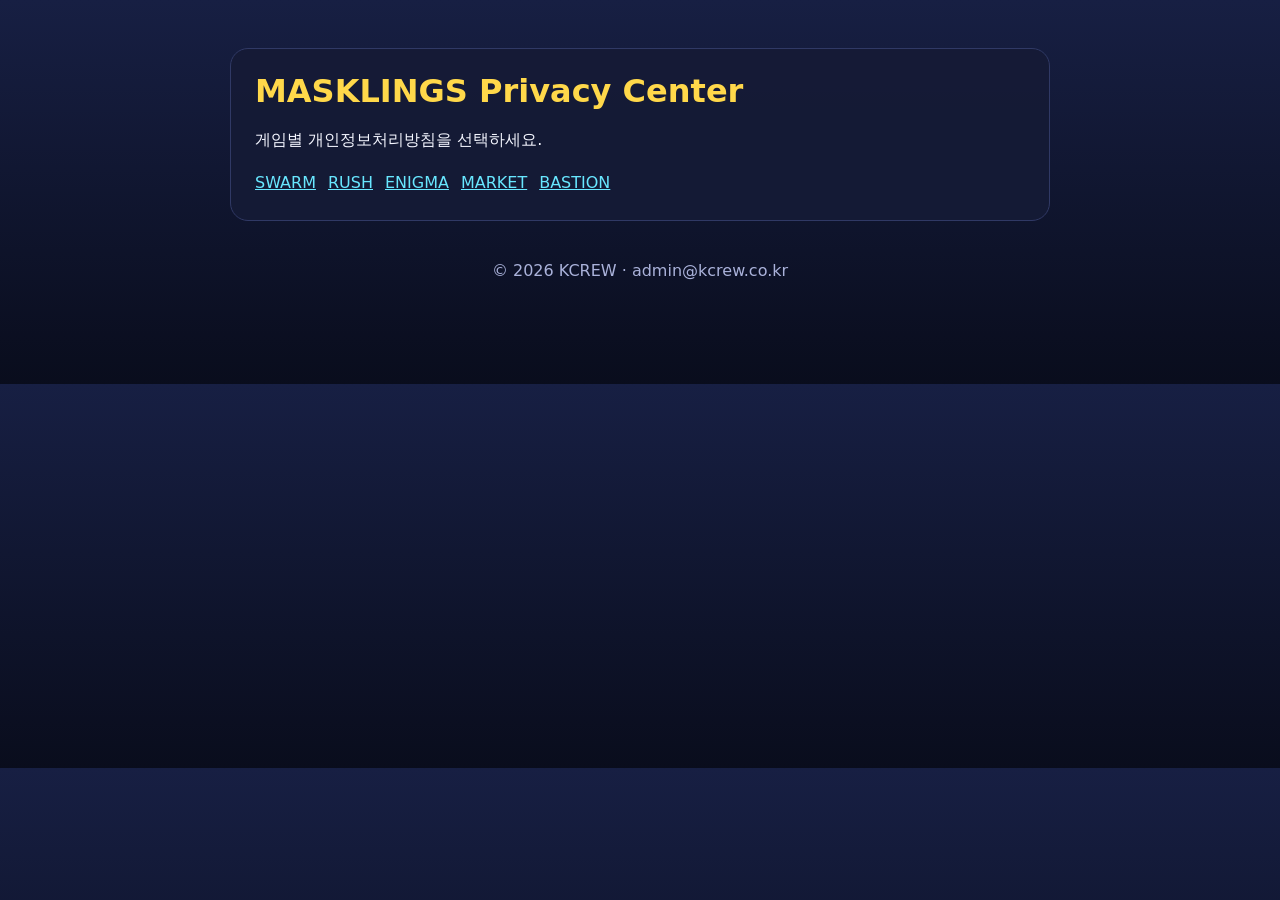
<file: index.html>
<!doctype html><html lang="ko"><head><meta charset="utf-8"><meta name="viewport" content="width=device-width,initial-scale=1"><title>MASKLINGS Privacy Center</title><link rel="stylesheet" href="/site.css"></head><body><main><header><h1>MASKLINGS Privacy Center</h1><p>게임별 개인정보처리방침을 선택하세요.</p><nav><a href="/swarm/">SWARM</a><a href="/rush/">RUSH</a><a href="/enigma/">ENIGMA</a><a href="/market/">MARKET</a><a href="/bastion/">BASTION</a></nav></header><footer>© 2026 KCREW · admin@kcrew.co.kr</footer></main></body></html>
</file>
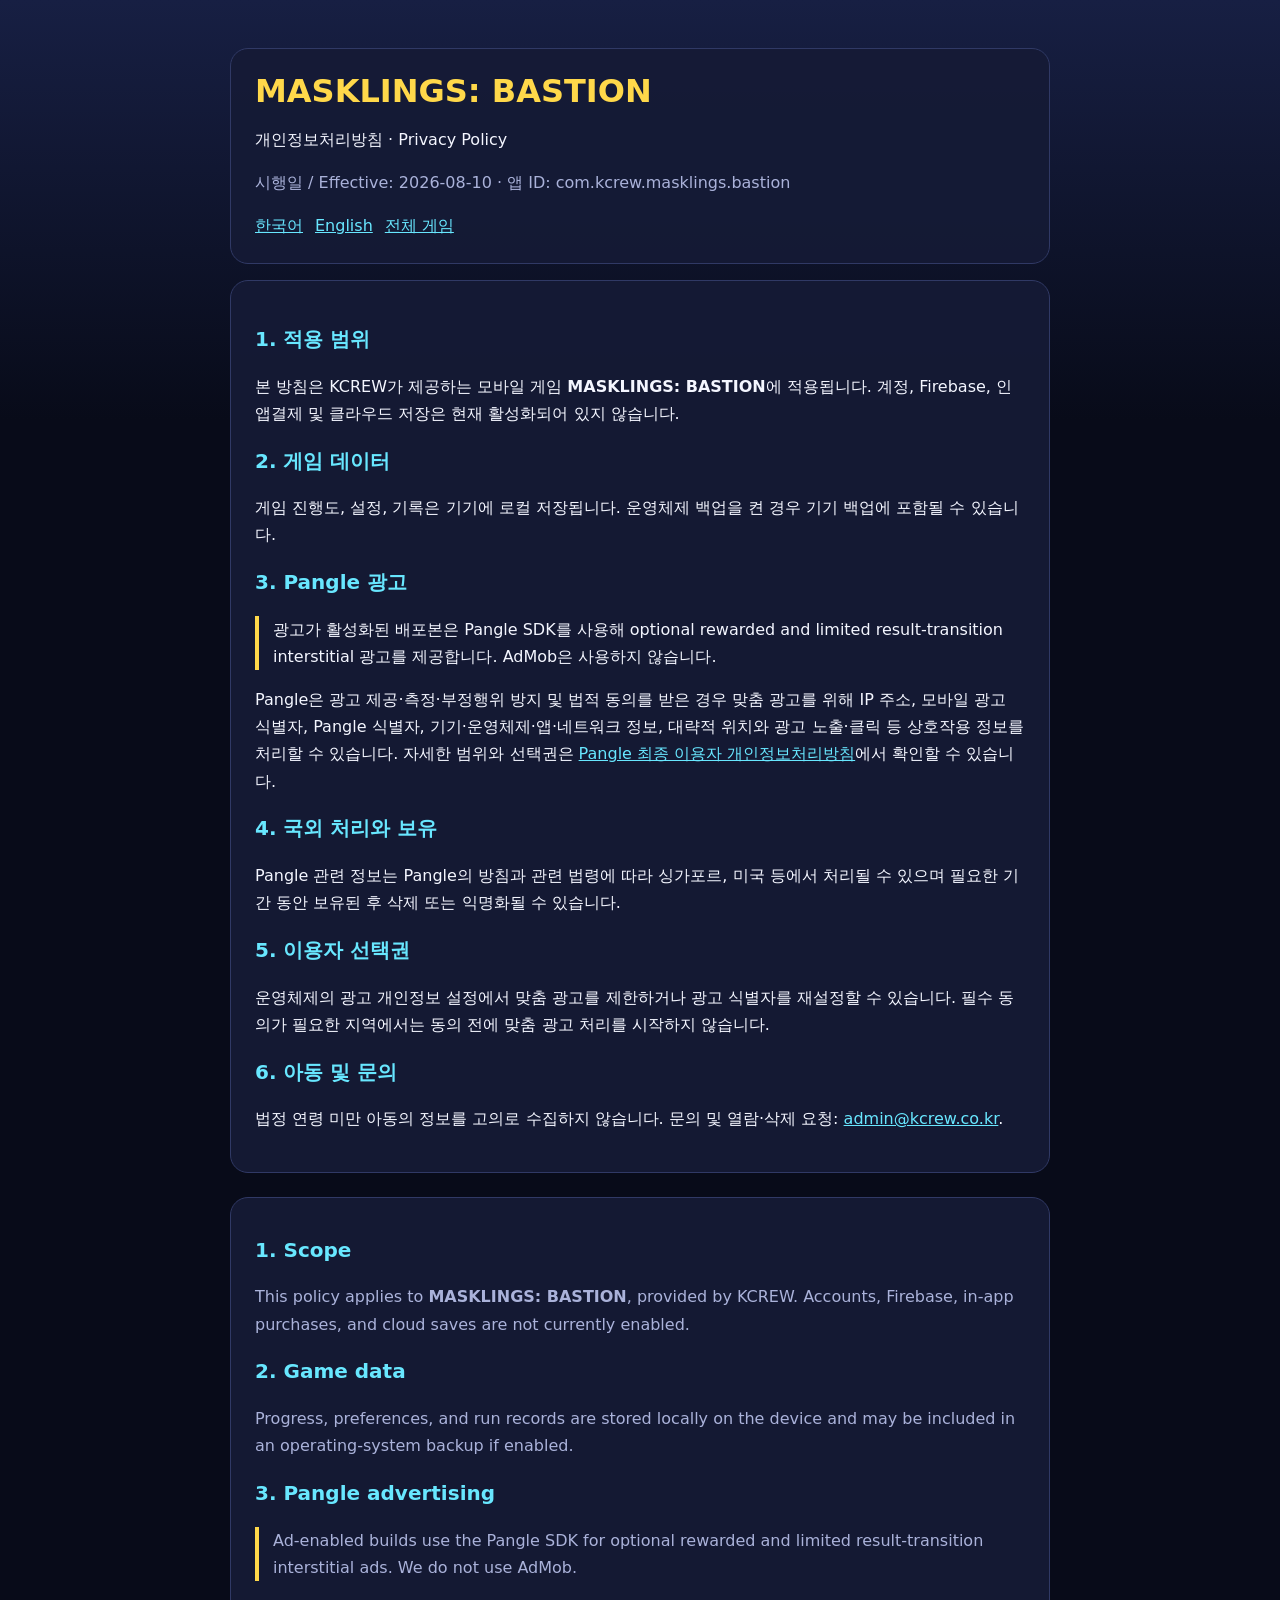
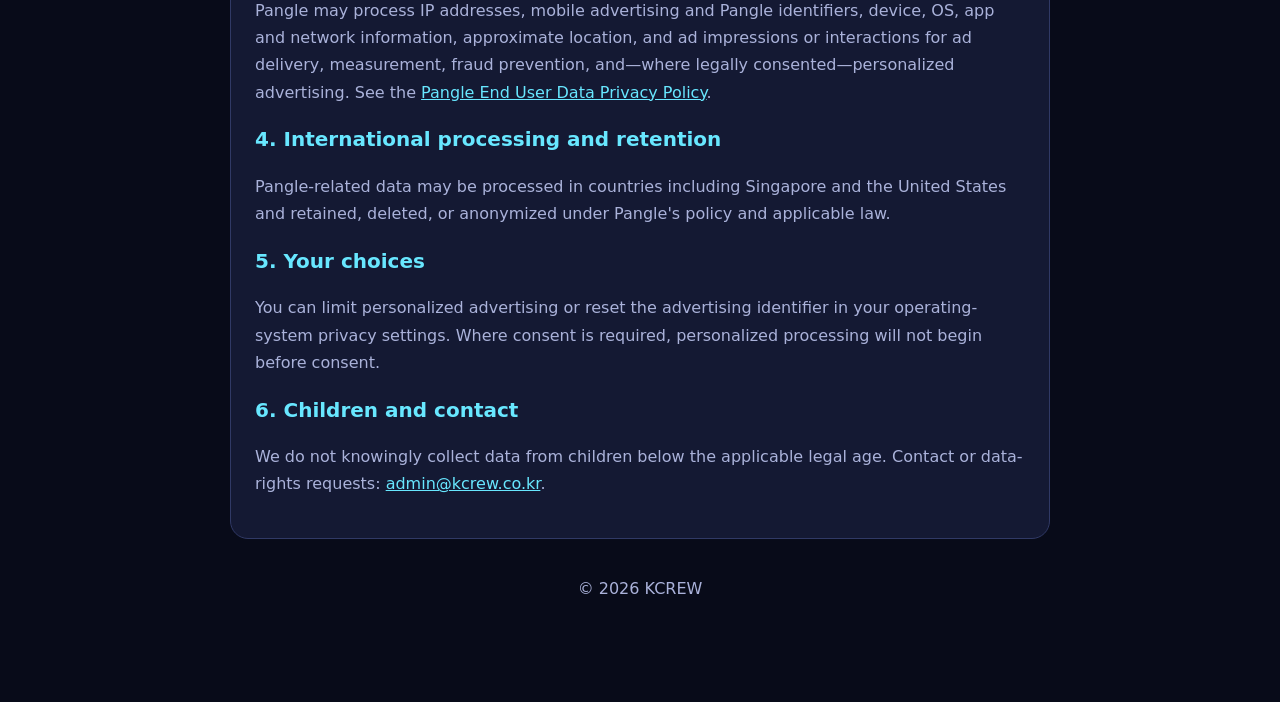
<file: bastion/index.html>
<!doctype html><html lang="ko"><head><meta charset="utf-8"><meta name="viewport" content="width=device-width,initial-scale=1"><title>MASKLINGS: BASTION Privacy Policy</title><link rel="stylesheet" href="/site.css"></head><body><main><header><h1>MASKLINGS: BASTION</h1><p>개인정보처리방침 · Privacy Policy</p><p class="meta">시행일 / Effective: 2026-08-10 · 앱 ID: com.kcrew.masklings.bastion</p><nav><a href="#ko">한국어</a><a href="#en">English</a><a href="/">전체 게임</a></nav></header><section id="ko"><h2>1. 적용 범위</h2><p>본 방침은 KCREW가 제공하는 모바일 게임 <strong>MASKLINGS: BASTION</strong>에 적용됩니다. 계정, Firebase, 인앱결제 및 클라우드 저장은 현재 활성화되어 있지 않습니다.</p><h2>2. 게임 데이터</h2><p>게임 진행도, 설정, 기록은 기기에 로컬 저장됩니다. 운영체제 백업을 켠 경우 기기 백업에 포함될 수 있습니다.</p><h2>3. Pangle 광고</h2><p class="notice">광고가 활성화된 배포본은 Pangle SDK를 사용해 optional rewarded and limited result-transition interstitial 광고를 제공합니다. AdMob은 사용하지 않습니다.</p><p>Pangle은 광고 제공·측정·부정행위 방지 및 법적 동의를 받은 경우 맞춤 광고를 위해 IP 주소, 모바일 광고 식별자, Pangle 식별자, 기기·운영체제·앱·네트워크 정보, 대략적 위치와 광고 노출·클릭 등 상호작용 정보를 처리할 수 있습니다. 자세한 범위와 선택권은 <a href="https://www.pangleglobal.com/en/privacy/enduser-en">Pangle 최종 이용자 개인정보처리방침</a>에서 확인할 수 있습니다.</p><h2>4. 국외 처리와 보유</h2><p>Pangle 관련 정보는 Pangle의 방침과 관련 법령에 따라 싱가포르, 미국 등에서 처리될 수 있으며 필요한 기간 동안 보유된 후 삭제 또는 익명화될 수 있습니다.</p><h2>5. 이용자 선택권</h2><p>운영체제의 광고 개인정보 설정에서 맞춤 광고를 제한하거나 광고 식별자를 재설정할 수 있습니다. 필수 동의가 필요한 지역에서는 동의 전에 맞춤 광고 처리를 시작하지 않습니다.</p><h2>6. 아동 및 문의</h2><p>법정 연령 미만 아동의 정보를 고의로 수집하지 않습니다. 문의 및 열람·삭제 요청: <a href="mailto:admin@kcrew.co.kr">admin@kcrew.co.kr</a>.</p></section><section id="en" class="en"><h2>1. Scope</h2><p>This policy applies to <strong>MASKLINGS: BASTION</strong>, provided by KCREW. Accounts, Firebase, in-app purchases, and cloud saves are not currently enabled.</p><h2>2. Game data</h2><p>Progress, preferences, and run records are stored locally on the device and may be included in an operating-system backup if enabled.</p><h2>3. Pangle advertising</h2><p class="notice">Ad-enabled builds use the Pangle SDK for optional rewarded and limited result-transition interstitial ads. We do not use AdMob.</p><p>Pangle may process IP addresses, mobile advertising and Pangle identifiers, device, OS, app and network information, approximate location, and ad impressions or interactions for ad delivery, measurement, fraud prevention, and—where legally consented—personalized advertising. See the <a href="https://www.pangleglobal.com/en/privacy/enduser-en">Pangle End User Data Privacy Policy</a>.</p><h2>4. International processing and retention</h2><p>Pangle-related data may be processed in countries including Singapore and the United States and retained, deleted, or anonymized under Pangle's policy and applicable law.</p><h2>5. Your choices</h2><p>You can limit personalized advertising or reset the advertising identifier in your operating-system privacy settings. Where consent is required, personalized processing will not begin before consent.</p><h2>6. Children and contact</h2><p>We do not knowingly collect data from children below the applicable legal age. Contact or data-rights requests: <a href="mailto:admin@kcrew.co.kr">admin@kcrew.co.kr</a>.</p></section><footer>© 2026 KCREW</footer></main></body></html>
</file>
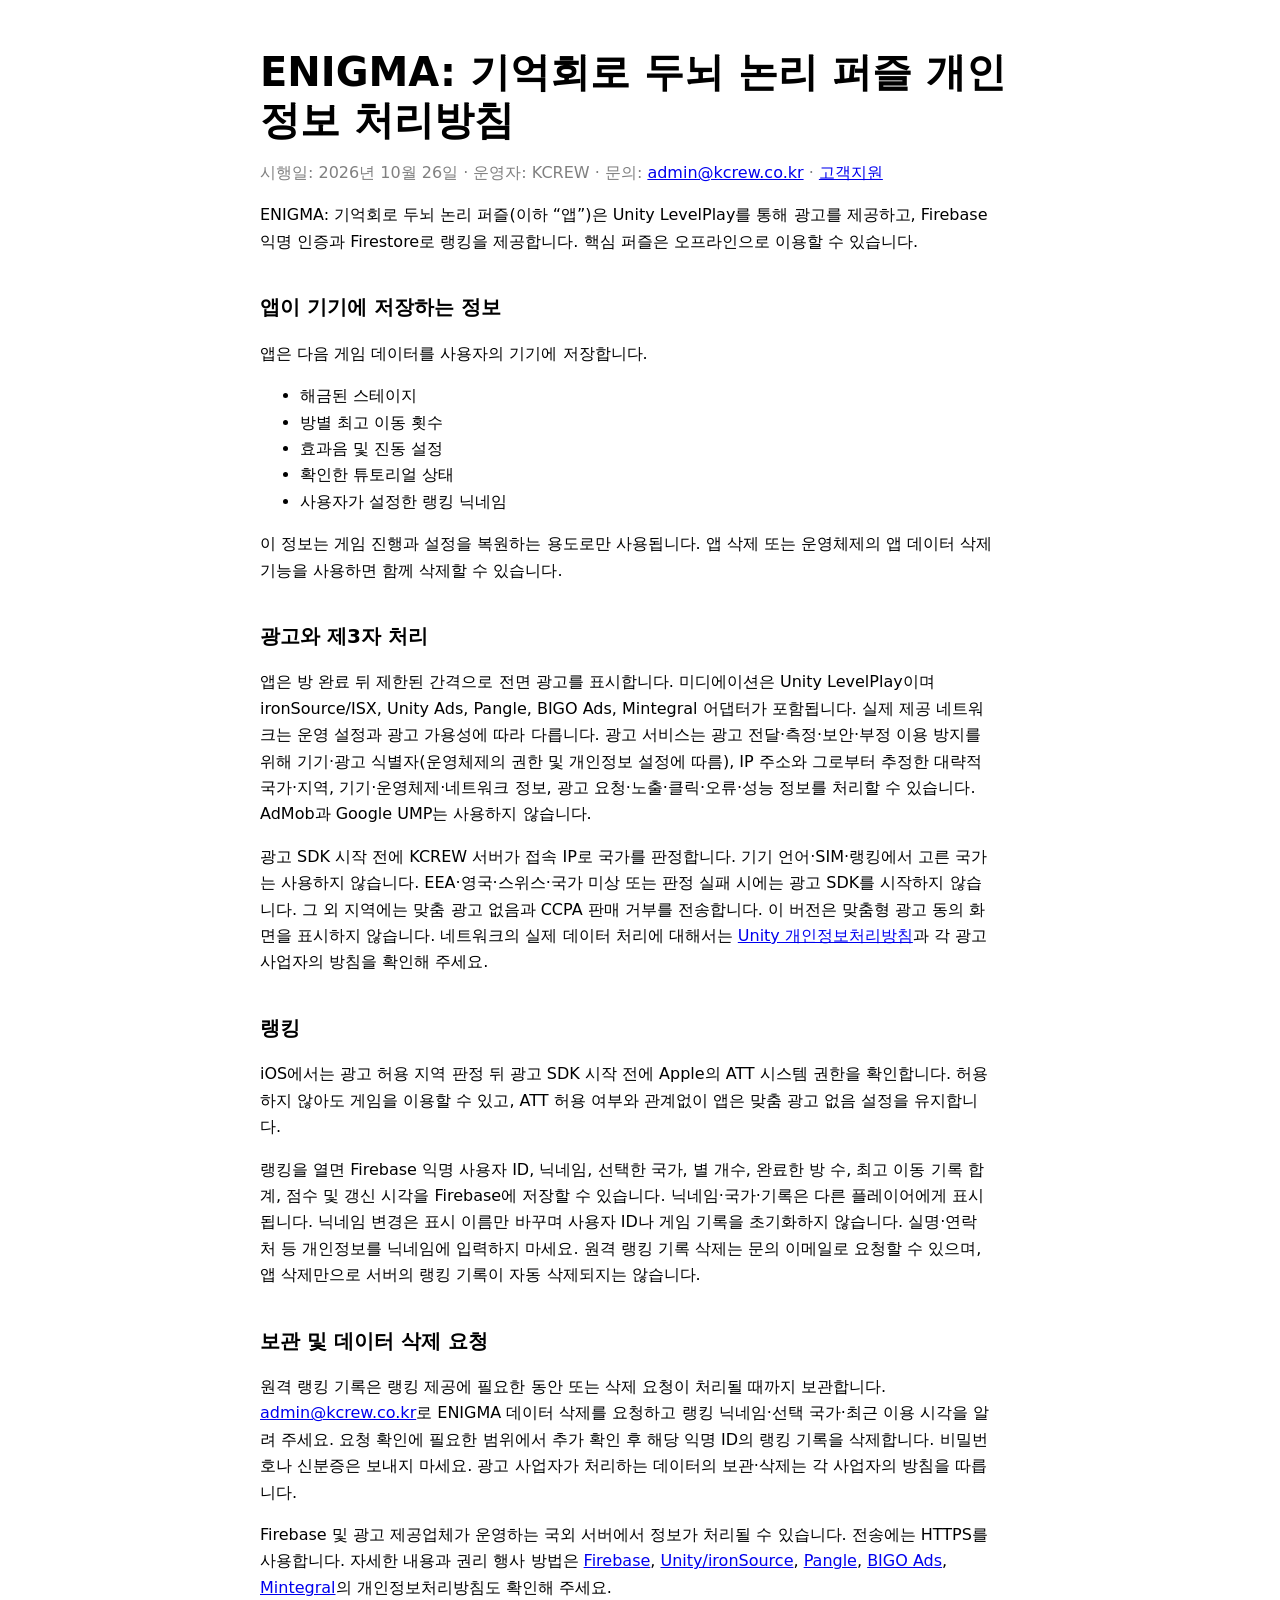
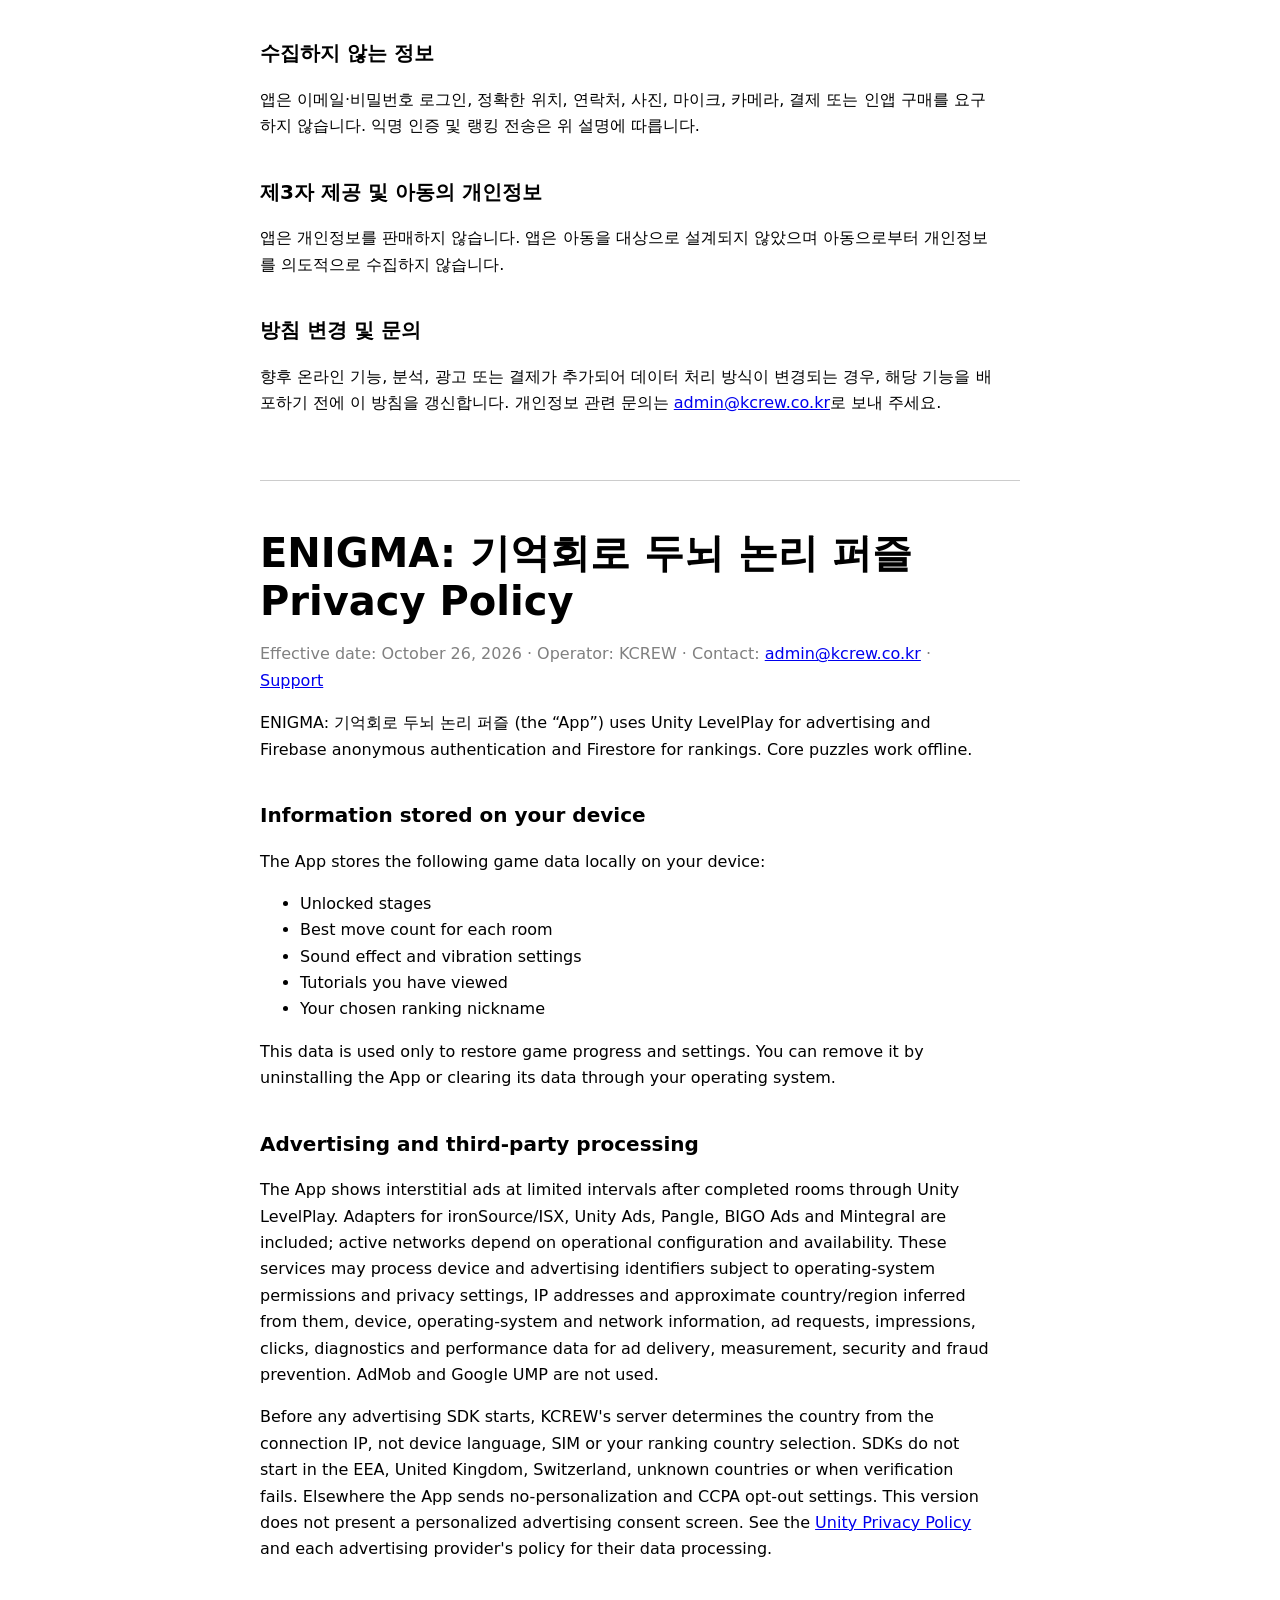
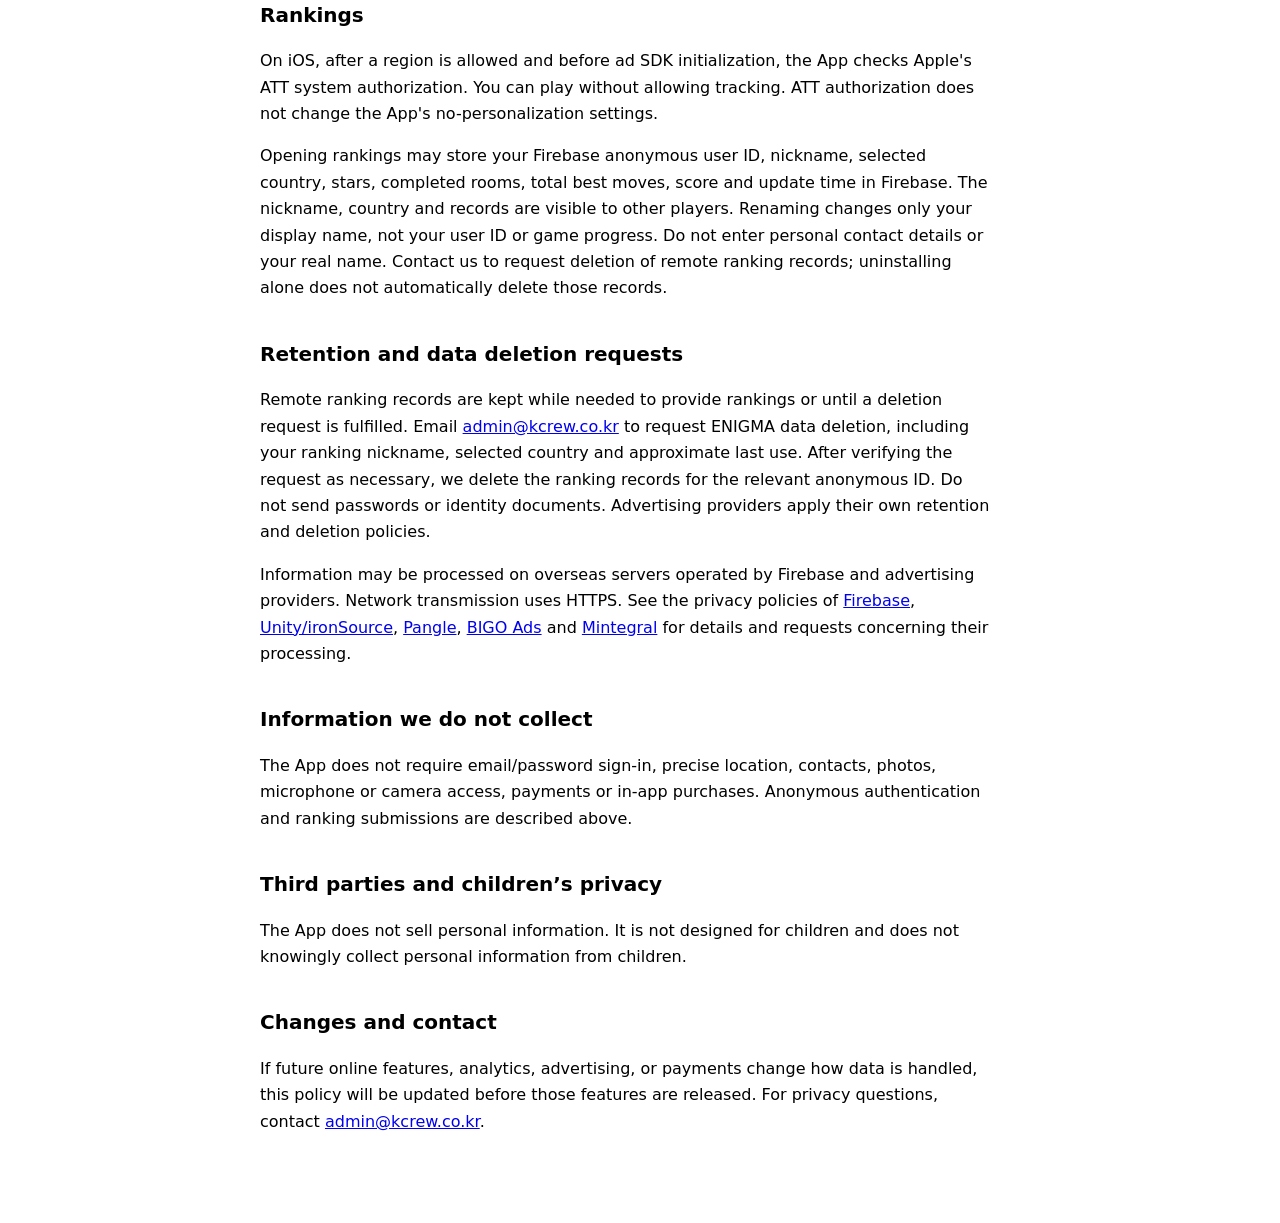
<file: enigma/index.html>
<!doctype html>
<html lang="ko">
<head>
  <meta charset="utf-8">
  <meta name="viewport" content="width=device-width, initial-scale=1">
  <meta name="color-scheme" content="light dark">
  <title>ENIGMA: 기억회로 두뇌 논리 퍼즐 개인정보 처리방침 / Privacy Policy</title>
  <style>
    :root {
      color-scheme: light dark;
      font-family: system-ui, -apple-system, BlinkMacSystemFont, "Segoe UI", sans-serif;
      line-height: 1.65;
    }
    body { margin: 0; background: Canvas; color: CanvasText; }
    main { width: min(760px, calc(100% - 40px)); margin: 0 auto; padding: 48px 0 72px; }
    h1 { margin: 0 0 8px; font-size: clamp(1.75rem, 5vw, 2.5rem); line-height: 1.2; }
    h2 { margin-top: 36px; font-size: 1.25rem; }
    p, li { max-width: 72ch; }
    .meta { color: GrayText; }
    .language { margin-top: 64px; padding-top: 48px; border-top: 1px solid color-mix(in srgb, CanvasText 20%, transparent); }
    a { color: LinkText; }
  </style>
</head>
<body>
  <main>
    <section lang="ko" aria-labelledby="title-ko">
      <h1 id="title-ko">ENIGMA: 기억회로 두뇌 논리 퍼즐 개인정보 처리방침</h1>
      <p class="meta">시행일: 2026년 10월 26일 · 운영자: KCREW · 문의: <a href="mailto:admin@kcrew.co.kr">admin@kcrew.co.kr</a> · <a href="https://privacy.maskling.com/enigma/support/">고객지원</a></p>
      <p>ENIGMA: 기억회로 두뇌 논리 퍼즐(이하 “앱”)은 Unity LevelPlay를 통해 광고를 제공하고, Firebase 익명 인증과 Firestore로 랭킹을 제공합니다. 핵심 퍼즐은 오프라인으로 이용할 수 있습니다.</p>

      <h2>앱이 기기에 저장하는 정보</h2>
      <p>앱은 다음 게임 데이터를 사용자의 기기에 저장합니다.</p>
      <ul>
        <li>해금된 스테이지</li>
        <li>방별 최고 이동 횟수</li>
        <li>효과음 및 진동 설정</li>
        <li>확인한 튜토리얼 상태</li>
        <li>사용자가 설정한 랭킹 닉네임</li>
      </ul>
      <p>이 정보는 게임 진행과 설정을 복원하는 용도로만 사용됩니다. 앱 삭제 또는 운영체제의 앱 데이터 삭제 기능을 사용하면 함께 삭제할 수 있습니다.</p>

      <h2>광고와 제3자 처리</h2>
      <p>앱은 방 완료 뒤 제한된 간격으로 전면 광고를 표시합니다. 미디에이션은 Unity LevelPlay이며 ironSource/ISX, Unity Ads, Pangle, BIGO Ads, Mintegral 어댑터가 포함됩니다. 실제 제공 네트워크는 운영 설정과 광고 가용성에 따라 다릅니다. 광고 서비스는 광고 전달·측정·보안·부정 이용 방지를 위해 기기·광고 식별자(운영체제의 권한 및 개인정보 설정에 따름), IP 주소와 그로부터 추정한 대략적 국가·지역, 기기·운영체제·네트워크 정보, 광고 요청·노출·클릭·오류·성능 정보를 처리할 수 있습니다. AdMob과 Google UMP는 사용하지 않습니다.</p>
      <p>광고 SDK 시작 전에 KCREW 서버가 접속 IP로 국가를 판정합니다. 기기 언어·SIM·랭킹에서 고른 국가는 사용하지 않습니다. EEA·영국·스위스·국가 미상 또는 판정 실패 시에는 광고 SDK를 시작하지 않습니다. 그 외 지역에는 맞춤 광고 없음과 CCPA 판매 거부를 전송합니다. 이 버전은 맞춤형 광고 동의 화면을 표시하지 않습니다. 네트워크의 실제 데이터 처리에 대해서는 <a href="https://unity.com/legal/privacy-policy">Unity 개인정보처리방침</a>과 각 광고 사업자의 방침을 확인해 주세요.</p>

      <h2>랭킹</h2>
      <p>iOS에서는 광고 허용 지역 판정 뒤 광고 SDK 시작 전에 Apple의 ATT 시스템 권한을 확인합니다. 허용하지 않아도 게임을 이용할 수 있고, ATT 허용 여부와 관계없이 앱은 맞춤 광고 없음 설정을 유지합니다.</p>
      <p>랭킹을 열면 Firebase 익명 사용자 ID, 닉네임, 선택한 국가, 별 개수, 완료한 방 수, 최고 이동 기록 합계, 점수 및 갱신 시각을 Firebase에 저장할 수 있습니다. 닉네임·국가·기록은 다른 플레이어에게 표시됩니다. 닉네임 변경은 표시 이름만 바꾸며 사용자 ID나 게임 기록을 초기화하지 않습니다. 실명·연락처 등 개인정보를 닉네임에 입력하지 마세요. 원격 랭킹 기록 삭제는 문의 이메일로 요청할 수 있으며, 앱 삭제만으로 서버의 랭킹 기록이 자동 삭제되지는 않습니다.</p>
      <h2 id="delete-data">보관 및 데이터 삭제 요청</h2>
      <p>원격 랭킹 기록은 랭킹 제공에 필요한 동안 또는 삭제 요청이 처리될 때까지 보관합니다. <a href="mailto:admin@kcrew.co.kr?subject=ENIGMA%20data%20deletion">admin@kcrew.co.kr</a>로 ENIGMA 데이터 삭제를 요청하고 랭킹 닉네임·선택 국가·최근 이용 시각을 알려 주세요. 요청 확인에 필요한 범위에서 추가 확인 후 해당 익명 ID의 랭킹 기록을 삭제합니다. 비밀번호나 신분증은 보내지 마세요. 광고 사업자가 처리하는 데이터의 보관·삭제는 각 사업자의 방침을 따릅니다.</p>
      <p>Firebase 및 광고 제공업체가 운영하는 국외 서버에서 정보가 처리될 수 있습니다. 전송에는 HTTPS를 사용합니다. 자세한 내용과 권리 행사 방법은 <a href="https://firebase.google.com/support/privacy">Firebase</a>, <a href="https://unity.com/legal/privacy-policy">Unity/ironSource</a>, <a href="https://www.pangleglobal.com/privacy">Pangle</a>, <a href="https://www.bigoads.com/privacy">BIGO Ads</a>, <a href="https://www.mintegral.com/en/privacy">Mintegral</a>의 개인정보처리방침도 확인해 주세요.</p>

      <h2>수집하지 않는 정보</h2>
      <p>앱은 이메일·비밀번호 로그인, 정확한 위치, 연락처, 사진, 마이크, 카메라, 결제 또는 인앱 구매를 요구하지 않습니다. 익명 인증 및 랭킹 전송은 위 설명에 따릅니다.</p>

      <h2>제3자 제공 및 아동의 개인정보</h2>
      <p>앱은 개인정보를 판매하지 않습니다. 앱은 아동을 대상으로 설계되지 않았으며 아동으로부터 개인정보를 의도적으로 수집하지 않습니다.</p>

      <h2>방침 변경 및 문의</h2>
      <p>향후 온라인 기능, 분석, 광고 또는 결제가 추가되어 데이터 처리 방식이 변경되는 경우, 해당 기능을 배포하기 전에 이 방침을 갱신합니다. 개인정보 관련 문의는 <a href="mailto:admin@kcrew.co.kr">admin@kcrew.co.kr</a>로 보내 주세요.</p>
    </section>

    <section class="language" lang="en" aria-labelledby="title-en">
      <h1 id="title-en">ENIGMA: 기억회로 두뇌 논리 퍼즐 Privacy Policy</h1>
      <p class="meta">Effective date: October 26, 2026 · Operator: KCREW · Contact: <a href="mailto:admin@kcrew.co.kr">admin@kcrew.co.kr</a> · <a href="https://privacy.maskling.com/enigma/support/">Support</a></p>
      <p>ENIGMA: 기억회로 두뇌 논리 퍼즐 (the “App”) uses Unity LevelPlay for advertising and Firebase anonymous authentication and Firestore for rankings. Core puzzles work offline.</p>

      <h2>Information stored on your device</h2>
      <p>The App stores the following game data locally on your device:</p>
      <ul>
        <li>Unlocked stages</li>
        <li>Best move count for each room</li>
        <li>Sound effect and vibration settings</li>
        <li>Tutorials you have viewed</li>
        <li>Your chosen ranking nickname</li>
      </ul>
      <p>This data is used only to restore game progress and settings. You can remove it by uninstalling the App or clearing its data through your operating system.</p>

      <h2>Advertising and third-party processing</h2>
      <p>The App shows interstitial ads at limited intervals after completed rooms through Unity LevelPlay. Adapters for ironSource/ISX, Unity Ads, Pangle, BIGO Ads and Mintegral are included; active networks depend on operational configuration and availability. These services may process device and advertising identifiers subject to operating-system permissions and privacy settings, IP addresses and approximate country/region inferred from them, device, operating-system and network information, ad requests, impressions, clicks, diagnostics and performance data for ad delivery, measurement, security and fraud prevention. AdMob and Google UMP are not used.</p>
      <p>Before any advertising SDK starts, KCREW's server determines the country from the connection IP, not device language, SIM or your ranking country selection. SDKs do not start in the EEA, United Kingdom, Switzerland, unknown countries or when verification fails. Elsewhere the App sends no-personalization and CCPA opt-out settings. This version does not present a personalized advertising consent screen. See the <a href="https://unity.com/legal/privacy-policy">Unity Privacy Policy</a> and each advertising provider's policy for their data processing.</p>

      <h2>Rankings</h2>
      <p>On iOS, after a region is allowed and before ad SDK initialization, the App checks Apple's ATT system authorization. You can play without allowing tracking. ATT authorization does not change the App's no-personalization settings.</p>
      <p>Opening rankings may store your Firebase anonymous user ID, nickname, selected country, stars, completed rooms, total best moves, score and update time in Firebase. The nickname, country and records are visible to other players. Renaming changes only your display name, not your user ID or game progress. Do not enter personal contact details or your real name. Contact us to request deletion of remote ranking records; uninstalling alone does not automatically delete those records.</p>
      <h2>Retention and data deletion requests</h2>
      <p>Remote ranking records are kept while needed to provide rankings or until a deletion request is fulfilled. Email <a href="mailto:admin@kcrew.co.kr?subject=ENIGMA%20data%20deletion">admin@kcrew.co.kr</a> to request ENIGMA data deletion, including your ranking nickname, selected country and approximate last use. After verifying the request as necessary, we delete the ranking records for the relevant anonymous ID. Do not send passwords or identity documents. Advertising providers apply their own retention and deletion policies.</p>
      <p>Information may be processed on overseas servers operated by Firebase and advertising providers. Network transmission uses HTTPS. See the privacy policies of <a href="https://firebase.google.com/support/privacy">Firebase</a>, <a href="https://unity.com/legal/privacy-policy">Unity/ironSource</a>, <a href="https://www.pangleglobal.com/privacy">Pangle</a>, <a href="https://www.bigoads.com/privacy">BIGO Ads</a> and <a href="https://www.mintegral.com/en/privacy">Mintegral</a> for details and requests concerning their processing.</p>

      <h2>Information we do not collect</h2>
      <p>The App does not require email/password sign-in, precise location, contacts, photos, microphone or camera access, payments or in-app purchases. Anonymous authentication and ranking submissions are described above.</p>

      <h2>Third parties and children’s privacy</h2>
      <p>The App does not sell personal information. It is not designed for children and does not knowingly collect personal information from children.</p>

      <h2>Changes and contact</h2>
      <p>If future online features, analytics, advertising, or payments change how data is handled, this policy will be updated before those features are released. For privacy questions, contact <a href="mailto:admin@kcrew.co.kr">admin@kcrew.co.kr</a>.</p>
    </section>
  </main>
</body>
</html>
</file>
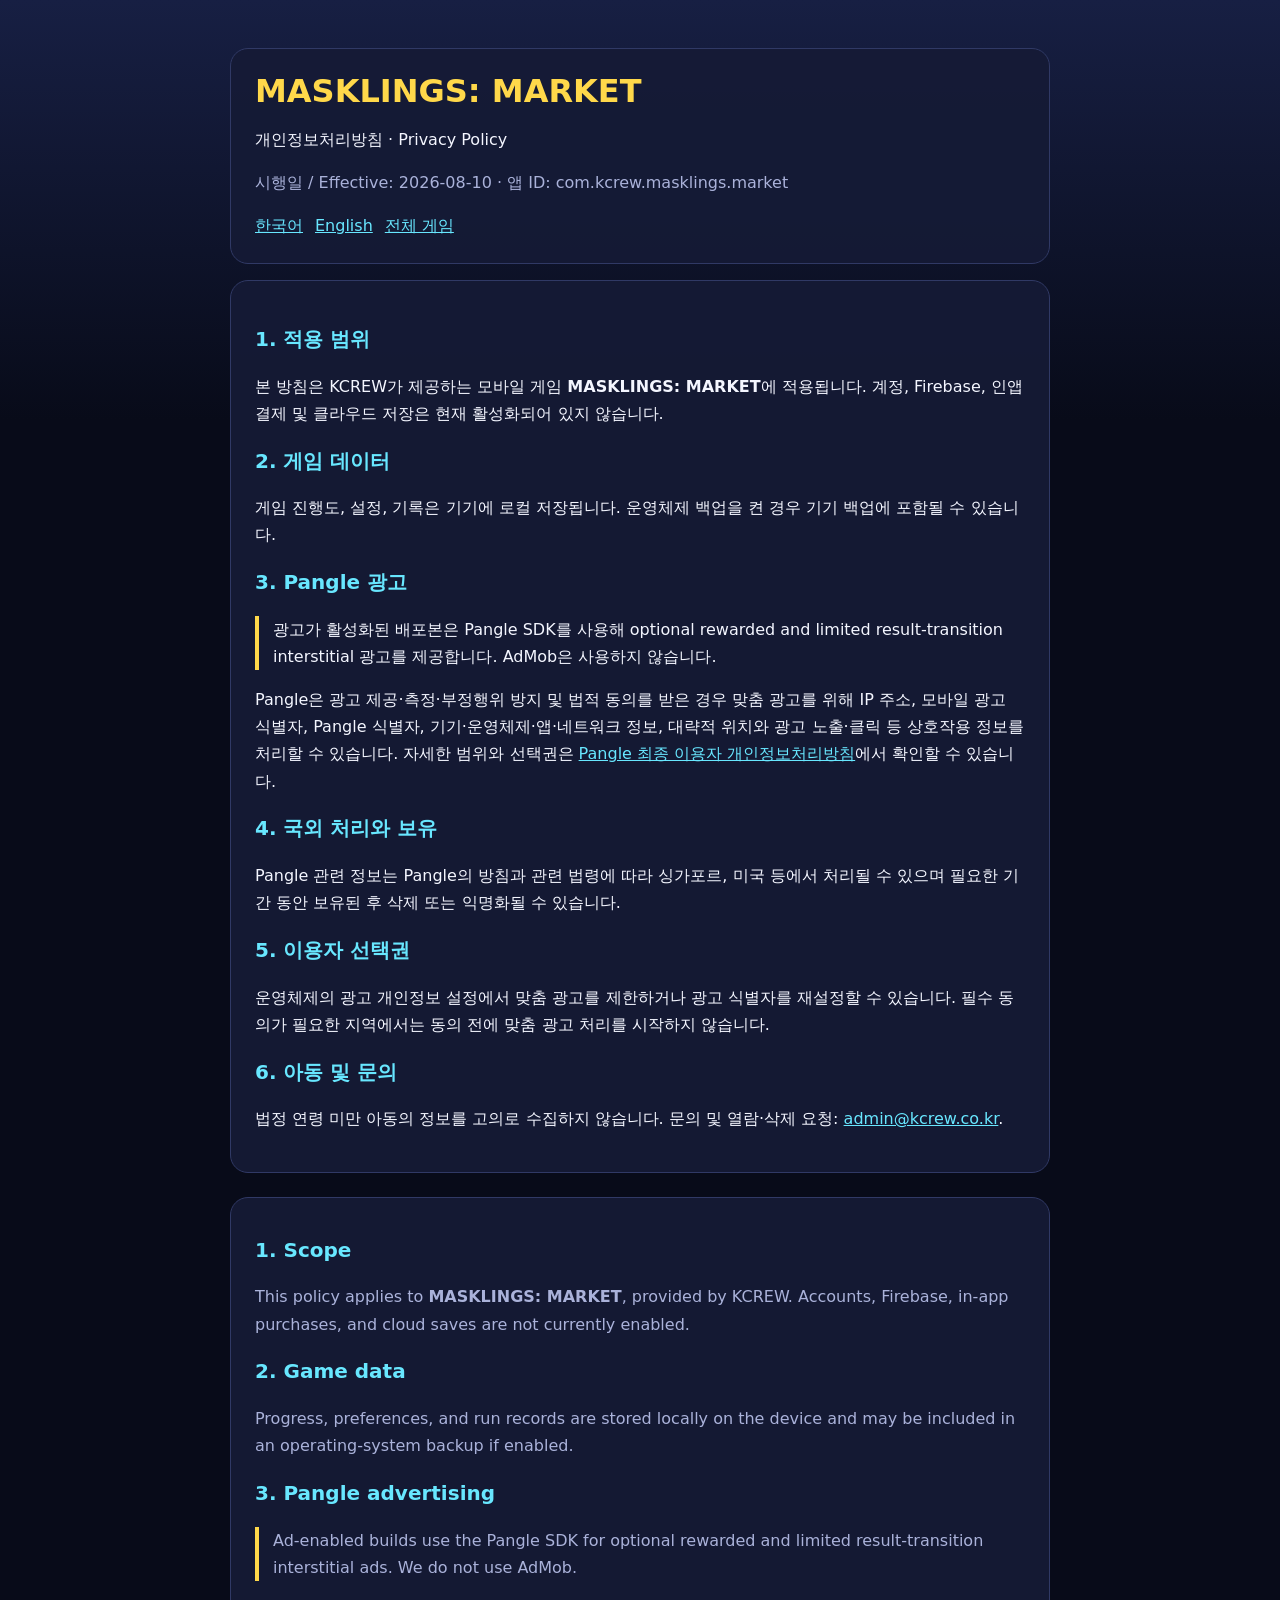
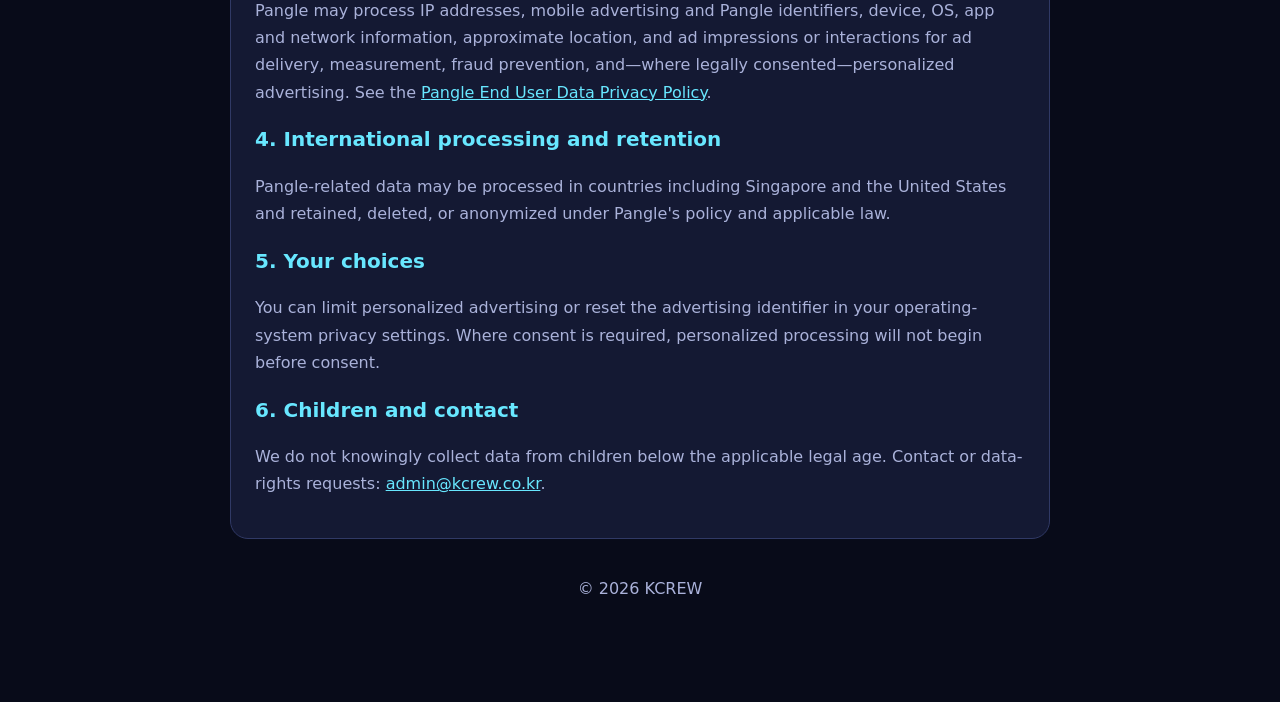
<file: market/index.html>
<!doctype html><html lang="ko"><head><meta charset="utf-8"><meta name="viewport" content="width=device-width,initial-scale=1"><title>MASKLINGS: MARKET Privacy Policy</title><link rel="stylesheet" href="/site.css"></head><body><main><header><h1>MASKLINGS: MARKET</h1><p>개인정보처리방침 · Privacy Policy</p><p class="meta">시행일 / Effective: 2026-08-10 · 앱 ID: com.kcrew.masklings.market</p><nav><a href="#ko">한국어</a><a href="#en">English</a><a href="/">전체 게임</a></nav></header><section id="ko"><h2>1. 적용 범위</h2><p>본 방침은 KCREW가 제공하는 모바일 게임 <strong>MASKLINGS: MARKET</strong>에 적용됩니다. 계정, Firebase, 인앱결제 및 클라우드 저장은 현재 활성화되어 있지 않습니다.</p><h2>2. 게임 데이터</h2><p>게임 진행도, 설정, 기록은 기기에 로컬 저장됩니다. 운영체제 백업을 켠 경우 기기 백업에 포함될 수 있습니다.</p><h2>3. Pangle 광고</h2><p class="notice">광고가 활성화된 배포본은 Pangle SDK를 사용해 optional rewarded and limited result-transition interstitial 광고를 제공합니다. AdMob은 사용하지 않습니다.</p><p>Pangle은 광고 제공·측정·부정행위 방지 및 법적 동의를 받은 경우 맞춤 광고를 위해 IP 주소, 모바일 광고 식별자, Pangle 식별자, 기기·운영체제·앱·네트워크 정보, 대략적 위치와 광고 노출·클릭 등 상호작용 정보를 처리할 수 있습니다. 자세한 범위와 선택권은 <a href="https://www.pangleglobal.com/en/privacy/enduser-en">Pangle 최종 이용자 개인정보처리방침</a>에서 확인할 수 있습니다.</p><h2>4. 국외 처리와 보유</h2><p>Pangle 관련 정보는 Pangle의 방침과 관련 법령에 따라 싱가포르, 미국 등에서 처리될 수 있으며 필요한 기간 동안 보유된 후 삭제 또는 익명화될 수 있습니다.</p><h2>5. 이용자 선택권</h2><p>운영체제의 광고 개인정보 설정에서 맞춤 광고를 제한하거나 광고 식별자를 재설정할 수 있습니다. 필수 동의가 필요한 지역에서는 동의 전에 맞춤 광고 처리를 시작하지 않습니다.</p><h2>6. 아동 및 문의</h2><p>법정 연령 미만 아동의 정보를 고의로 수집하지 않습니다. 문의 및 열람·삭제 요청: <a href="mailto:admin@kcrew.co.kr">admin@kcrew.co.kr</a>.</p></section><section id="en" class="en"><h2>1. Scope</h2><p>This policy applies to <strong>MASKLINGS: MARKET</strong>, provided by KCREW. Accounts, Firebase, in-app purchases, and cloud saves are not currently enabled.</p><h2>2. Game data</h2><p>Progress, preferences, and run records are stored locally on the device and may be included in an operating-system backup if enabled.</p><h2>3. Pangle advertising</h2><p class="notice">Ad-enabled builds use the Pangle SDK for optional rewarded and limited result-transition interstitial ads. We do not use AdMob.</p><p>Pangle may process IP addresses, mobile advertising and Pangle identifiers, device, OS, app and network information, approximate location, and ad impressions or interactions for ad delivery, measurement, fraud prevention, and—where legally consented—personalized advertising. See the <a href="https://www.pangleglobal.com/en/privacy/enduser-en">Pangle End User Data Privacy Policy</a>.</p><h2>4. International processing and retention</h2><p>Pangle-related data may be processed in countries including Singapore and the United States and retained, deleted, or anonymized under Pangle's policy and applicable law.</p><h2>5. Your choices</h2><p>You can limit personalized advertising or reset the advertising identifier in your operating-system privacy settings. Where consent is required, personalized processing will not begin before consent.</p><h2>6. Children and contact</h2><p>We do not knowingly collect data from children below the applicable legal age. Contact or data-rights requests: <a href="mailto:admin@kcrew.co.kr">admin@kcrew.co.kr</a>.</p></section><footer>© 2026 KCREW</footer></main></body></html>
</file>
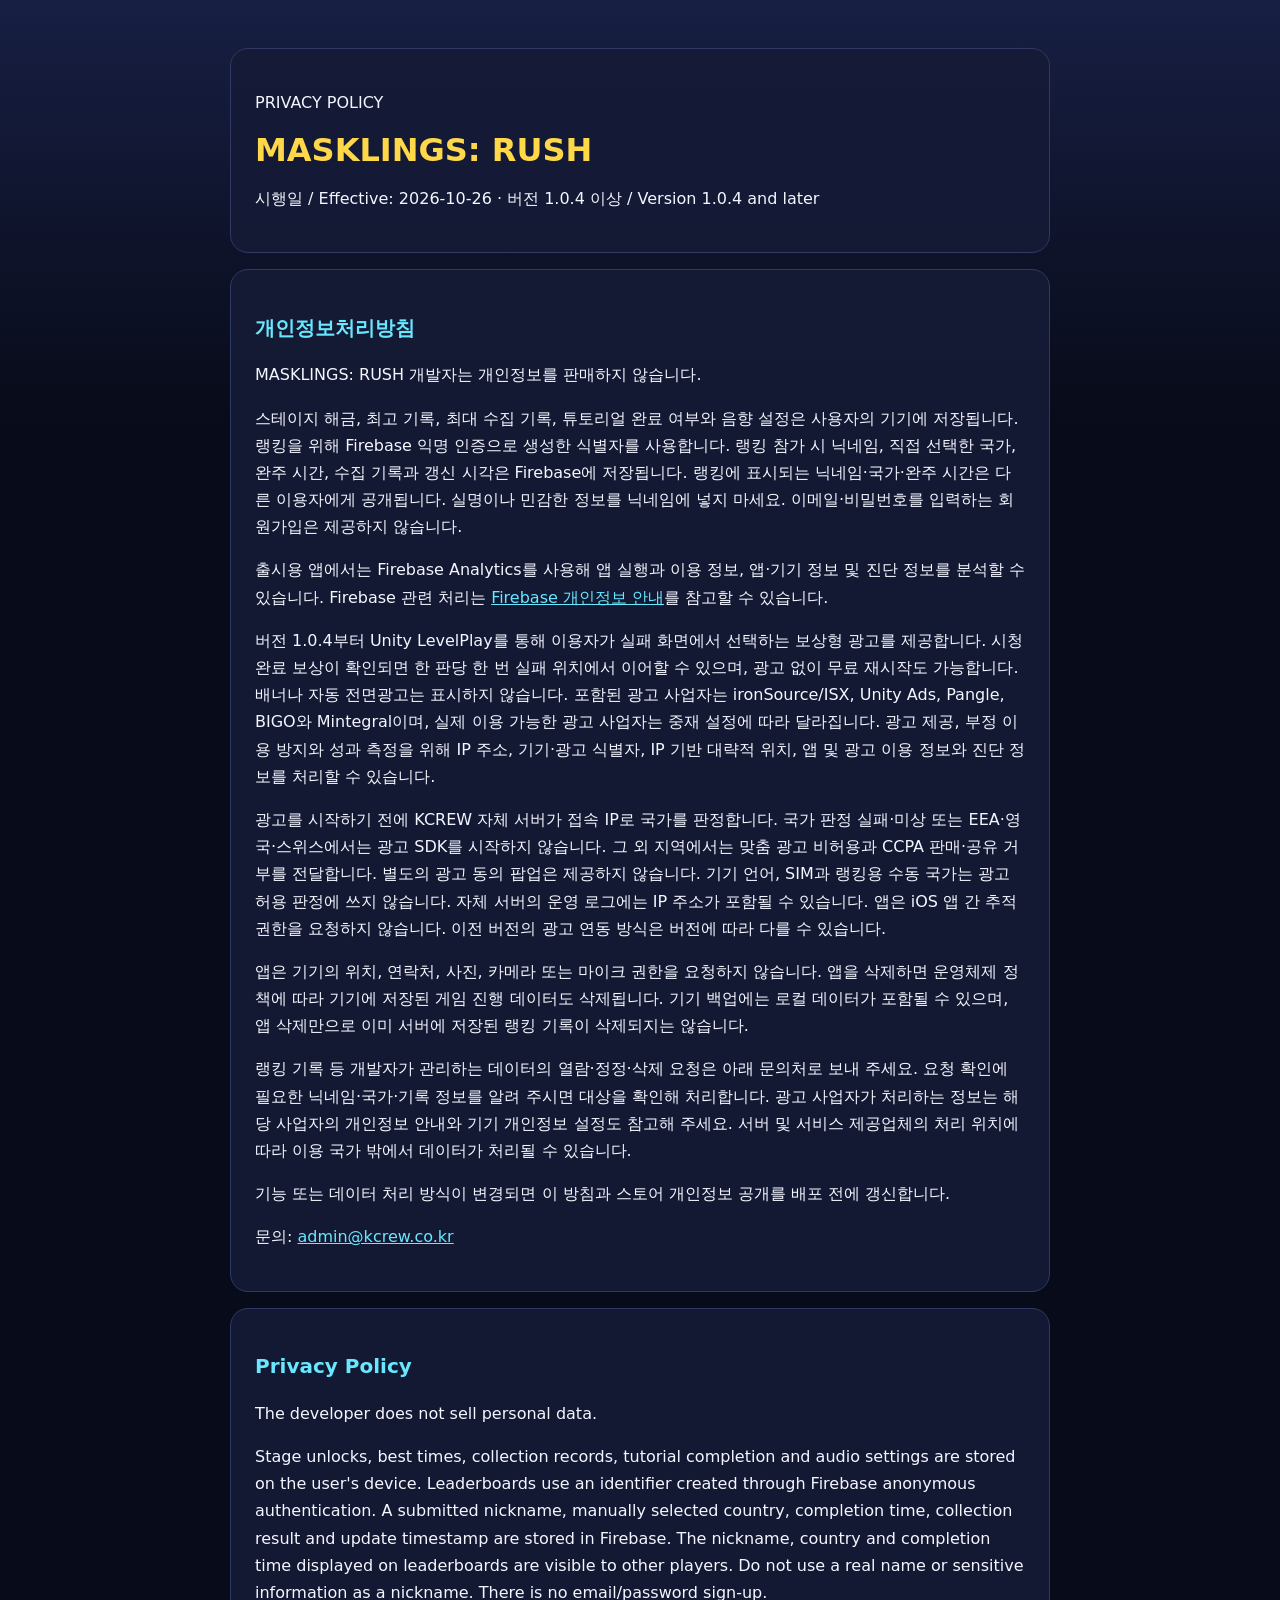
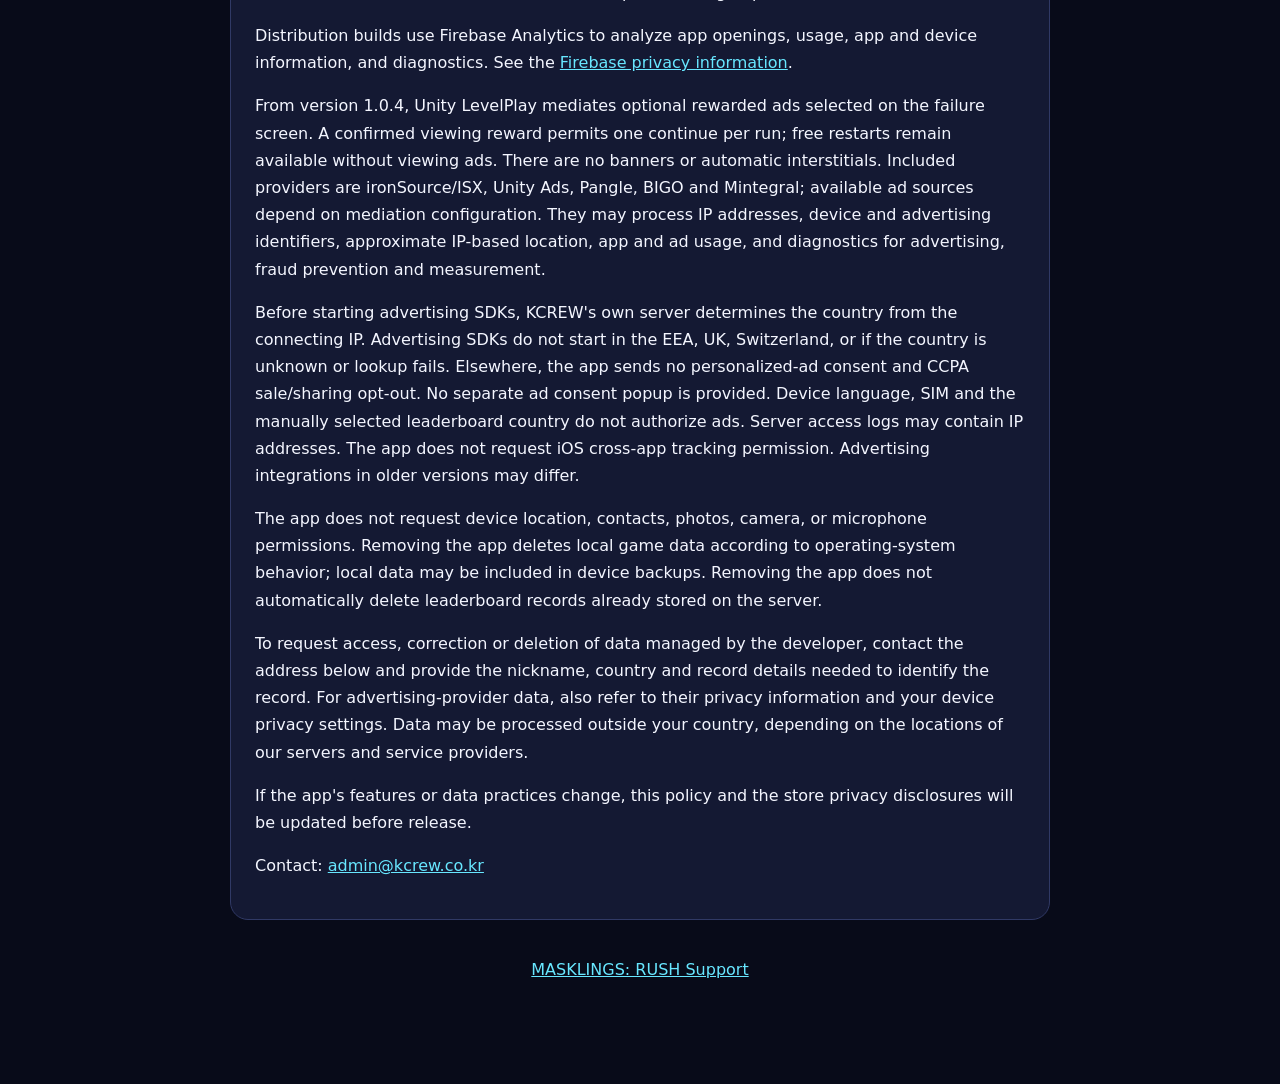
<file: rush/index.html>
<!doctype html>
<html lang="ko">
<head>
  <meta charset="utf-8">
  <meta name="viewport" content="width=device-width, initial-scale=1">
  <meta name="description" content="MASKLINGS: RUSH privacy policy">
  <title>MASKLINGS: RUSH Privacy Policy</title>
  <link rel="stylesheet" href="/site.css">
</head>
<body>
  <main>
    <header>
      <p class="eyebrow">PRIVACY POLICY</p>
      <h1>MASKLINGS: RUSH</h1>
      <p class="lead">시행일 / Effective: 2026-10-26 · 버전 1.0.4 이상 / Version 1.0.4 and later</p>
    </header>

    <section lang="ko">
      <h2>개인정보처리방침</h2>
      <p>MASKLINGS: RUSH 개발자는 개인정보를 판매하지 않습니다.</p>
      <p>스테이지 해금, 최고 기록, 최대 수집 기록, 튜토리얼 완료 여부와 음향 설정은 사용자의 기기에 저장됩니다. 랭킹을 위해 Firebase 익명 인증으로 생성한 식별자를 사용합니다. 랭킹 참가 시 닉네임, 직접 선택한 국가, 완주 시간, 수집 기록과 갱신 시각은 Firebase에 저장됩니다. 랭킹에 표시되는 닉네임·국가·완주 시간은 다른 이용자에게 공개됩니다. 실명이나 민감한 정보를 닉네임에 넣지 마세요. 이메일·비밀번호를 입력하는 회원가입은 제공하지 않습니다.</p>
      <p>출시용 앱에서는 Firebase Analytics를 사용해 앱 실행과 이용 정보, 앱·기기 정보 및 진단 정보를 분석할 수 있습니다. Firebase 관련 처리는 <a href="https://firebase.google.com/support/privacy">Firebase 개인정보 안내</a>를 참고할 수 있습니다.</p>
      <p>버전 1.0.4부터 Unity LevelPlay를 통해 이용자가 실패 화면에서 선택하는 보상형 광고를 제공합니다. 시청 완료 보상이 확인되면 한 판당 한 번 실패 위치에서 이어할 수 있으며, 광고 없이 무료 재시작도 가능합니다. 배너나 자동 전면광고는 표시하지 않습니다. 포함된 광고 사업자는 ironSource/ISX, Unity Ads, Pangle, BIGO와 Mintegral이며, 실제 이용 가능한 광고 사업자는 중재 설정에 따라 달라집니다. 광고 제공, 부정 이용 방지와 성과 측정을 위해 IP 주소, 기기·광고 식별자, IP 기반 대략적 위치, 앱 및 광고 이용 정보와 진단 정보를 처리할 수 있습니다.</p>
      <p>광고를 시작하기 전에 KCREW 자체 서버가 접속 IP로 국가를 판정합니다. 국가 판정 실패·미상 또는 EEA·영국·스위스에서는 광고 SDK를 시작하지 않습니다. 그 외 지역에서는 맞춤 광고 비허용과 CCPA 판매·공유 거부를 전달합니다. 별도의 광고 동의 팝업은 제공하지 않습니다. 기기 언어, SIM과 랭킹용 수동 국가는 광고 허용 판정에 쓰지 않습니다. 자체 서버의 운영 로그에는 IP 주소가 포함될 수 있습니다. 앱은 iOS 앱 간 추적 권한을 요청하지 않습니다. 이전 버전의 광고 연동 방식은 버전에 따라 다를 수 있습니다.</p>
      <p>앱은 기기의 위치, 연락처, 사진, 카메라 또는 마이크 권한을 요청하지 않습니다. 앱을 삭제하면 운영체제 정책에 따라 기기에 저장된 게임 진행 데이터도 삭제됩니다. 기기 백업에는 로컬 데이터가 포함될 수 있으며, 앱 삭제만으로 이미 서버에 저장된 랭킹 기록이 삭제되지는 않습니다.</p>
      <p>랭킹 기록 등 개발자가 관리하는 데이터의 열람·정정·삭제 요청은 아래 문의처로 보내 주세요. 요청 확인에 필요한 닉네임·국가·기록 정보를 알려 주시면 대상을 확인해 처리합니다. 광고 사업자가 처리하는 정보는 해당 사업자의 개인정보 안내와 기기 개인정보 설정도 참고해 주세요. 서버 및 서비스 제공업체의 처리 위치에 따라 이용 국가 밖에서 데이터가 처리될 수 있습니다.</p>
      <p>기능 또는 데이터 처리 방식이 변경되면 이 방침과 스토어 개인정보 공개를 배포 전에 갱신합니다.</p>
      <p>문의: <a href="mailto:admin@kcrew.co.kr">admin@kcrew.co.kr</a></p>
    </section>

    <section lang="en">
      <h2>Privacy Policy</h2>
      <p>The developer does not sell personal data.</p>
      <p>Stage unlocks, best times, collection records, tutorial completion and audio settings are stored on the user's device. Leaderboards use an identifier created through Firebase anonymous authentication. A submitted nickname, manually selected country, completion time, collection result and update timestamp are stored in Firebase. The nickname, country and completion time displayed on leaderboards are visible to other players. Do not use a real name or sensitive information as a nickname. There is no email/password sign-up.</p>
      <p>Distribution builds use Firebase Analytics to analyze app openings, usage, app and device information, and diagnostics. See the <a href="https://firebase.google.com/support/privacy">Firebase privacy information</a>.</p>
      <p>From version 1.0.4, Unity LevelPlay mediates optional rewarded ads selected on the failure screen. A confirmed viewing reward permits one continue per run; free restarts remain available without viewing ads. There are no banners or automatic interstitials. Included providers are ironSource/ISX, Unity Ads, Pangle, BIGO and Mintegral; available ad sources depend on mediation configuration. They may process IP addresses, device and advertising identifiers, approximate IP-based location, app and ad usage, and diagnostics for advertising, fraud prevention and measurement.</p>
      <p>Before starting advertising SDKs, KCREW's own server determines the country from the connecting IP. Advertising SDKs do not start in the EEA, UK, Switzerland, or if the country is unknown or lookup fails. Elsewhere, the app sends no personalized-ad consent and CCPA sale/sharing opt-out. No separate ad consent popup is provided. Device language, SIM and the manually selected leaderboard country do not authorize ads. Server access logs may contain IP addresses. The app does not request iOS cross-app tracking permission. Advertising integrations in older versions may differ.</p>
      <p>The app does not request device location, contacts, photos, camera, or microphone permissions. Removing the app deletes local game data according to operating-system behavior; local data may be included in device backups. Removing the app does not automatically delete leaderboard records already stored on the server.</p>
      <p>To request access, correction or deletion of data managed by the developer, contact the address below and provide the nickname, country and record details needed to identify the record. For advertising-provider data, also refer to their privacy information and your device privacy settings. Data may be processed outside your country, depending on the locations of our servers and service providers.</p>
      <p>If the app's features or data practices change, this policy and the store privacy disclosures will be updated before release.</p>
      <p>Contact: <a href="mailto:admin@kcrew.co.kr">admin@kcrew.co.kr</a></p>
    </section>

    <footer><a href="https://rush.maskling.com/">MASKLINGS: RUSH Support</a></footer>
  </main>
</body>
</html>
</file>
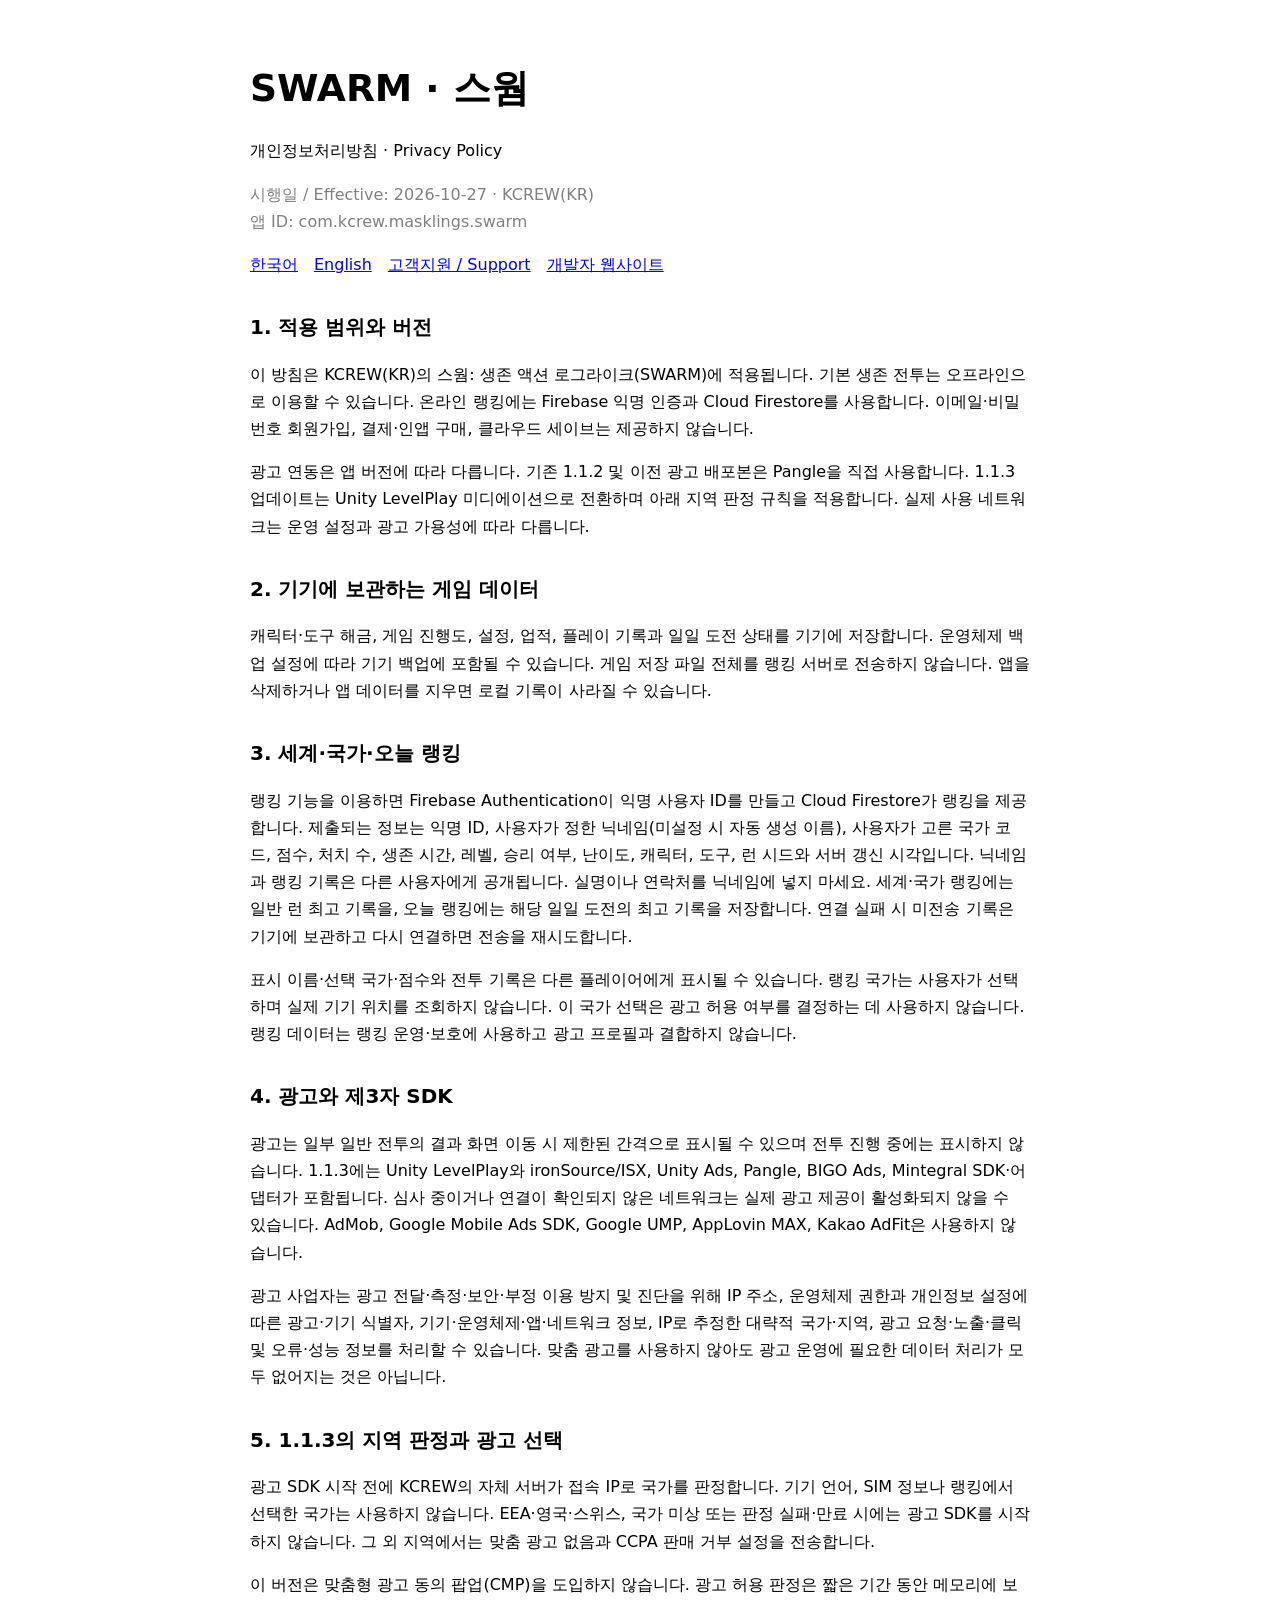
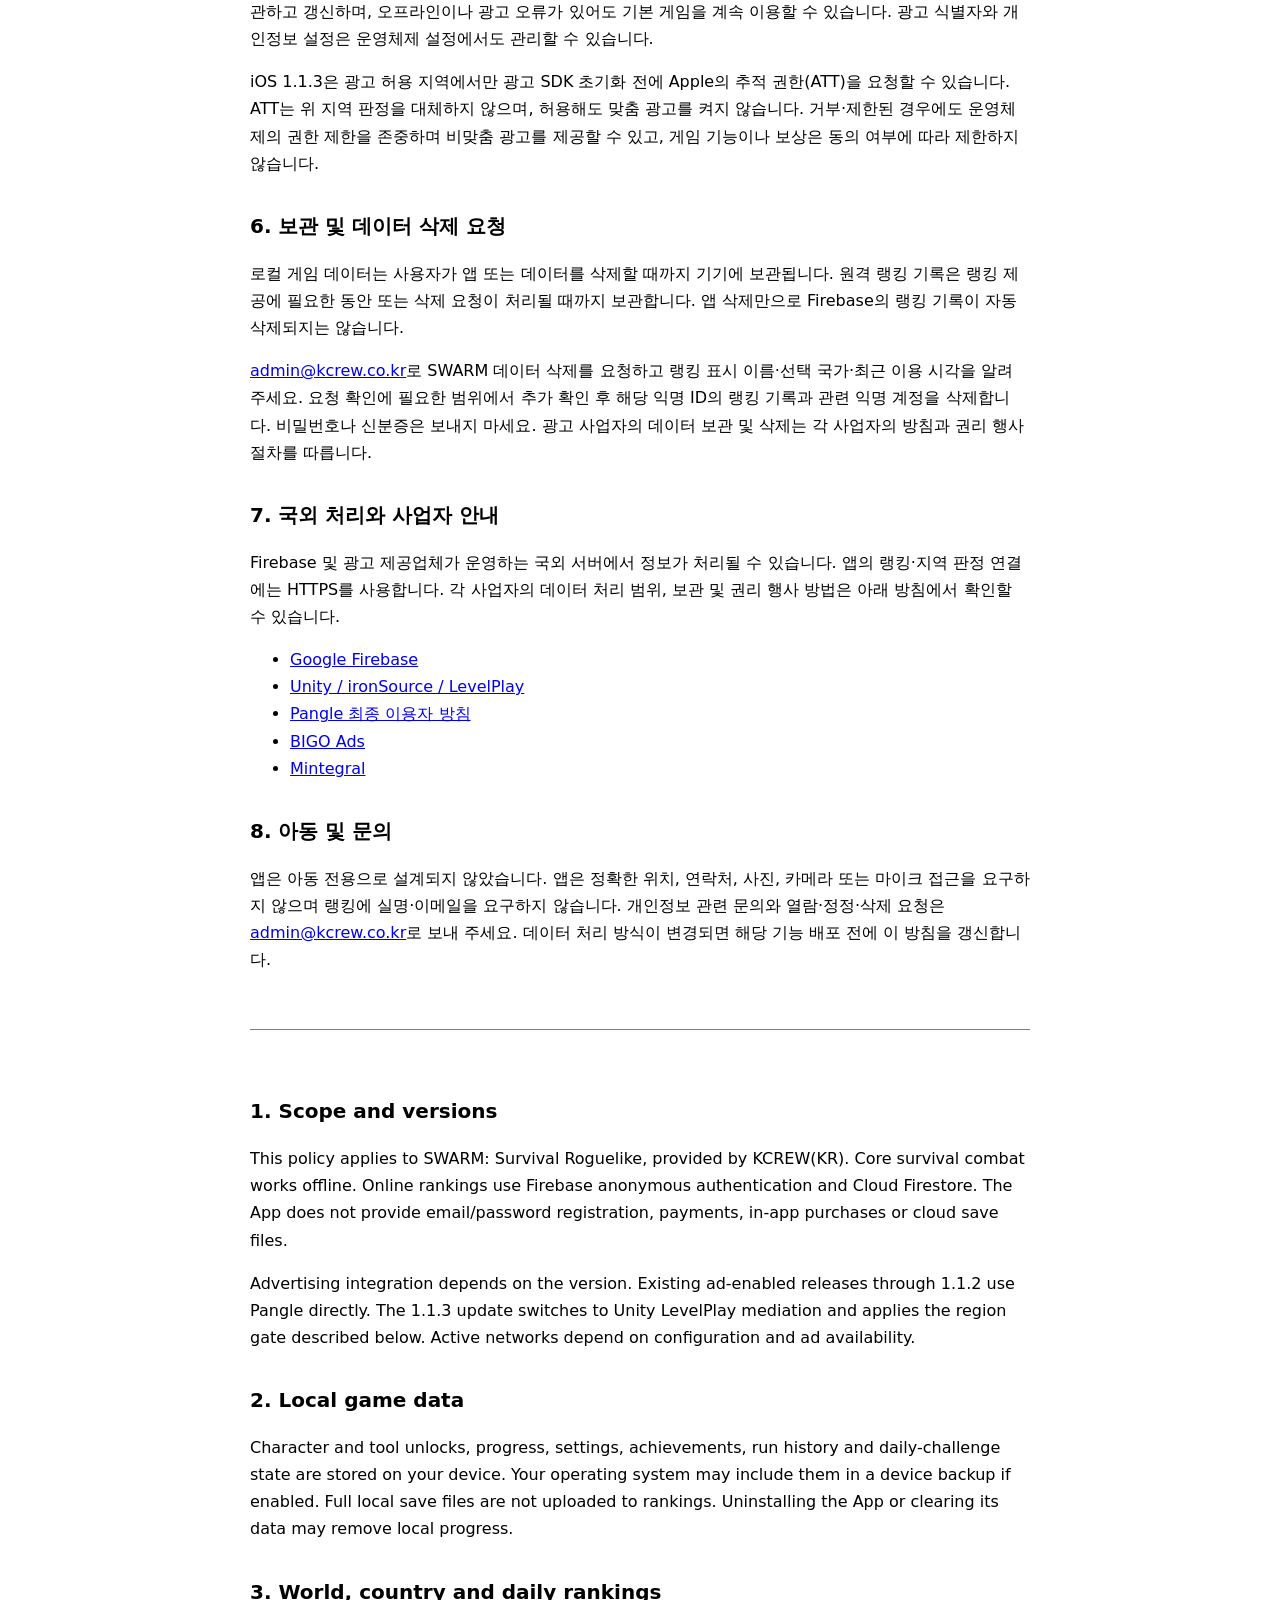
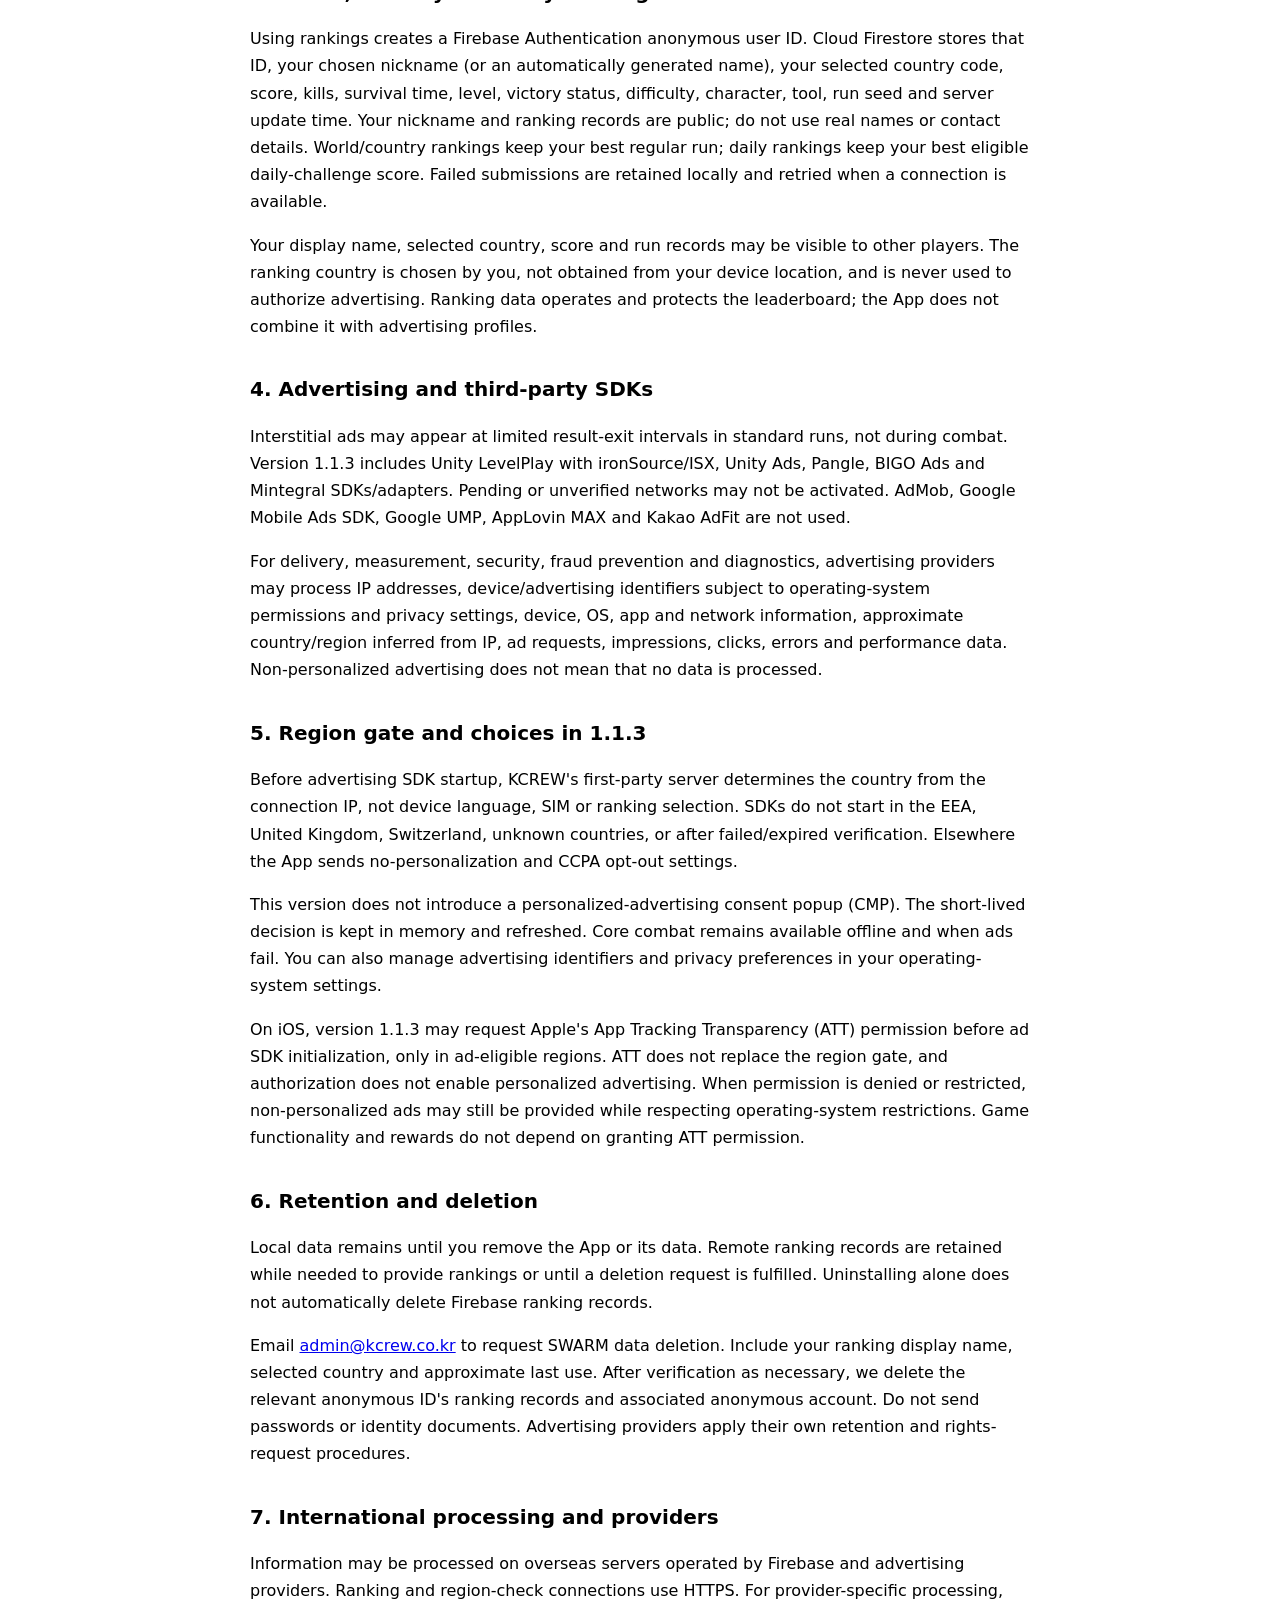
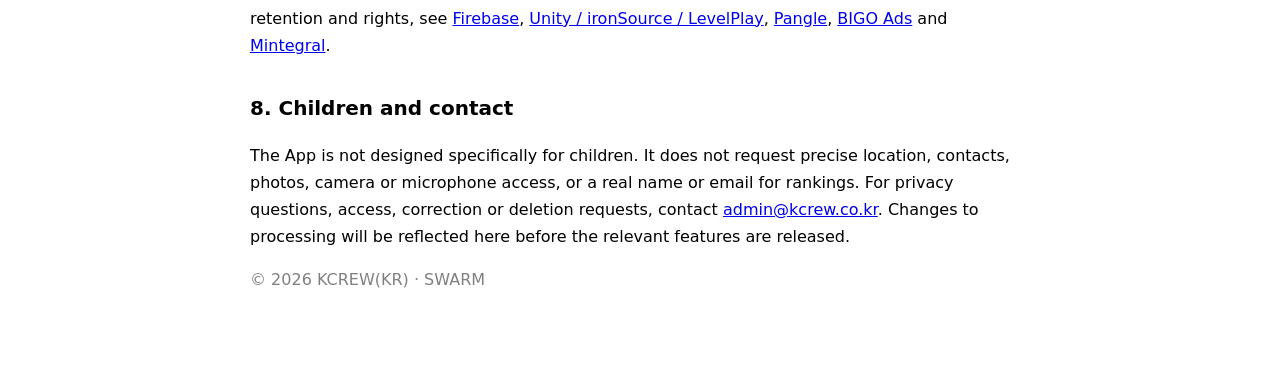
<file: swarm/index.html>
<!doctype html>
<html lang="ko">
<head>
  <meta charset="utf-8">
  <meta name="viewport" content="width=device-width,initial-scale=1">
  <meta name="color-scheme" content="light dark">
  <meta name="description" content="스웜 개인정보처리방침. 로컬 게임 저장, Firebase 랭킹, 지역별 광고 설정 및 데이터 삭제 안내.">
  <title>SWARM 스웜 개인정보처리방침 · Privacy Policy</title>
  <style>
    :root { color-scheme:light dark; font-family:system-ui,-apple-system,BlinkMacSystemFont,"Segoe UI",sans-serif; line-height:1.7; }
    body { margin:0; background:Canvas; color:CanvasText; }
    main { max-width:780px; margin:auto; padding:40px 22px 70px; overflow-wrap:anywhere; }
    h1 { font-size:clamp(1.6rem,5vw,2.35rem); line-height:1.25; }
    h2 { margin-top:2rem; font-size:1.25rem; }
    a { color:LinkText; } nav { display:flex; flex-wrap:wrap; gap:16px; }
    .meta { color:GrayText; } section + section { margin-top:56px; padding-top:32px; border-top:1px solid GrayText; }
  </style>
</head>
<body>
<main>
  <header>
    <h1>SWARM · 스웜</h1>
    <p>개인정보처리방침 · Privacy Policy</p>
    <p class="meta">시행일 / Effective: 2026-10-27 · KCREW(KR)<br>앱 ID: com.kcrew.masklings.swarm</p>
    <nav aria-label="페이지 안내"><a href="#ko">한국어</a><a href="#en">English</a><a href="https://swarm.maskling.com/support/">고객지원 / Support</a><a href="https://maskling.com/">개발자 웹사이트</a></nav>
  </header>
  <section id="ko" lang="ko" aria-labelledby="ko-title">
    <h2 id="ko-title">1. 적용 범위와 버전</h2>
    <p>이 방침은 KCREW(KR)의 스웜: 생존 액션 로그라이크(SWARM)에 적용됩니다. 기본 생존 전투는 오프라인으로 이용할 수 있습니다. 온라인 랭킹에는 Firebase 익명 인증과 Cloud Firestore를 사용합니다. 이메일·비밀번호 회원가입, 결제·인앱 구매, 클라우드 세이브는 제공하지 않습니다.</p>
    <p>광고 연동은 앱 버전에 따라 다릅니다. 기존 1.1.2 및 이전 광고 배포본은 Pangle을 직접 사용합니다. 1.1.3 업데이트는 Unity LevelPlay 미디에이션으로 전환하며 아래 지역 판정 규칙을 적용합니다. 실제 사용 네트워크는 운영 설정과 광고 가용성에 따라 다릅니다.</p>

    <h2>2. 기기에 보관하는 게임 데이터</h2>
    <p>캐릭터·도구 해금, 게임 진행도, 설정, 업적, 플레이 기록과 일일 도전 상태를 기기에 저장합니다. 운영체제 백업 설정에 따라 기기 백업에 포함될 수 있습니다. 게임 저장 파일 전체를 랭킹 서버로 전송하지 않습니다. 앱을 삭제하거나 앱 데이터를 지우면 로컬 기록이 사라질 수 있습니다.</p>

    <h2>3. 세계·국가·오늘 랭킹</h2>
    <p>랭킹 기능을 이용하면 Firebase Authentication이 익명 사용자 ID를 만들고 Cloud Firestore가 랭킹을 제공합니다. 제출되는 정보는 익명 ID, 사용자가 정한 닉네임(미설정 시 자동 생성 이름), 사용자가 고른 국가 코드, 점수, 처치 수, 생존 시간, 레벨, 승리 여부, 난이도, 캐릭터, 도구, 런 시드와 서버 갱신 시각입니다. 닉네임과 랭킹 기록은 다른 사용자에게 공개됩니다. 실명이나 연락처를 닉네임에 넣지 마세요. 세계·국가 랭킹에는 일반 런 최고 기록을, 오늘 랭킹에는 해당 일일 도전의 최고 기록을 저장합니다. 연결 실패 시 미전송 기록은 기기에 보관하고 다시 연결하면 전송을 재시도합니다.</p>
    <p>표시 이름·선택 국가·점수와 전투 기록은 다른 플레이어에게 표시될 수 있습니다. 랭킹 국가는 사용자가 선택하며 실제 기기 위치를 조회하지 않습니다. 이 국가 선택은 광고 허용 여부를 결정하는 데 사용하지 않습니다. 랭킹 데이터는 랭킹 운영·보호에 사용하고 광고 프로필과 결합하지 않습니다.</p>

    <h2>4. 광고와 제3자 SDK</h2>
    <p>광고는 일부 일반 전투의 결과 화면 이동 시 제한된 간격으로 표시될 수 있으며 전투 진행 중에는 표시하지 않습니다. 1.1.3에는 Unity LevelPlay와 ironSource/ISX, Unity Ads, Pangle, BIGO Ads, Mintegral SDK·어댑터가 포함됩니다. 심사 중이거나 연결이 확인되지 않은 네트워크는 실제 광고 제공이 활성화되지 않을 수 있습니다. AdMob, Google Mobile Ads SDK, Google UMP, AppLovin MAX, Kakao AdFit은 사용하지 않습니다.</p>
    <p>광고 사업자는 광고 전달·측정·보안·부정 이용 방지 및 진단을 위해 IP 주소, 운영체제 권한과 개인정보 설정에 따른 광고·기기 식별자, 기기·운영체제·앱·네트워크 정보, IP로 추정한 대략적 국가·지역, 광고 요청·노출·클릭 및 오류·성능 정보를 처리할 수 있습니다. 맞춤 광고를 사용하지 않아도 광고 운영에 필요한 데이터 처리가 모두 없어지는 것은 아닙니다.</p>

    <h2>5. 1.1.3의 지역 판정과 광고 선택</h2>
    <p>광고 SDK 시작 전에 KCREW의 자체 서버가 접속 IP로 국가를 판정합니다. 기기 언어, SIM 정보나 랭킹에서 선택한 국가는 사용하지 않습니다. EEA·영국·스위스, 국가 미상 또는 판정 실패·만료 시에는 광고 SDK를 시작하지 않습니다. 그 외 지역에서는 맞춤 광고 없음과 CCPA 판매 거부 설정을 전송합니다.</p>
    <p>이 버전은 맞춤형 광고 동의 팝업(CMP)을 도입하지 않습니다. 광고 허용 판정은 짧은 기간 동안 메모리에 보관하고 갱신하며, 오프라인이나 광고 오류가 있어도 기본 게임을 계속 이용할 수 있습니다. 광고 식별자와 개인정보 설정은 운영체제 설정에서도 관리할 수 있습니다.</p>
    <p>iOS 1.1.3은 광고 허용 지역에서만 광고 SDK 초기화 전에 Apple의 추적 권한(ATT)을 요청할 수 있습니다. ATT는 위 지역 판정을 대체하지 않으며, 허용해도 맞춤 광고를 켜지 않습니다. 거부·제한된 경우에도 운영체제의 권한 제한을 존중하며 비맞춤 광고를 제공할 수 있고, 게임 기능이나 보상은 동의 여부에 따라 제한하지 않습니다.</p>

    <h2 id="delete-data">6. 보관 및 데이터 삭제 요청</h2>
    <p>로컬 게임 데이터는 사용자가 앱 또는 데이터를 삭제할 때까지 기기에 보관됩니다. 원격 랭킹 기록은 랭킹 제공에 필요한 동안 또는 삭제 요청이 처리될 때까지 보관합니다. 앱 삭제만으로 Firebase의 랭킹 기록이 자동 삭제되지는 않습니다.</p>
    <p><a href="mailto:admin@kcrew.co.kr?subject=SWARM%20data%20deletion">admin@kcrew.co.kr</a>로 SWARM 데이터 삭제를 요청하고 랭킹 표시 이름·선택 국가·최근 이용 시각을 알려 주세요. 요청 확인에 필요한 범위에서 추가 확인 후 해당 익명 ID의 랭킹 기록과 관련 익명 계정을 삭제합니다. 비밀번호나 신분증은 보내지 마세요. 광고 사업자의 데이터 보관 및 삭제는 각 사업자의 방침과 권리 행사 절차를 따릅니다.</p>

    <h2>7. 국외 처리와 사업자 안내</h2>
    <p>Firebase 및 광고 제공업체가 운영하는 국외 서버에서 정보가 처리될 수 있습니다. 앱의 랭킹·지역 판정 연결에는 HTTPS를 사용합니다. 각 사업자의 데이터 처리 범위, 보관 및 권리 행사 방법은 아래 방침에서 확인할 수 있습니다.</p>
    <ul>
      <li><a href="https://firebase.google.com/support/privacy">Google Firebase</a></li>
      <li><a href="https://unity.com/legal/game-player-and-app-user-privacy-policy">Unity / ironSource / LevelPlay</a></li>
      <li><a href="https://www.pangleglobal.com/privacy/enduser-en">Pangle 최종 이용자 방침</a></li>
      <li><a href="https://www.bigoads.com/privacy">BIGO Ads</a></li>
      <li><a href="https://www.mintegral.com/en/privacy">Mintegral</a></li>
    </ul>

    <h2>8. 아동 및 문의</h2>
    <p>앱은 아동 전용으로 설계되지 않았습니다. 앱은 정확한 위치, 연락처, 사진, 카메라 또는 마이크 접근을 요구하지 않으며 랭킹에 실명·이메일을 요구하지 않습니다. 개인정보 관련 문의와 열람·정정·삭제 요청은 <a href="mailto:admin@kcrew.co.kr">admin@kcrew.co.kr</a>로 보내 주세요. 데이터 처리 방식이 변경되면 해당 기능 배포 전에 이 방침을 갱신합니다.</p>
  </section>

  <section id="en" lang="en" aria-labelledby="en-title">
    <h2 id="en-title">1. Scope and versions</h2>
    <p>This policy applies to SWARM: Survival Roguelike, provided by KCREW(KR). Core survival combat works offline. Online rankings use Firebase anonymous authentication and Cloud Firestore. The App does not provide email/password registration, payments, in-app purchases or cloud save files.</p>
    <p>Advertising integration depends on the version. Existing ad-enabled releases through 1.1.2 use Pangle directly. The 1.1.3 update switches to Unity LevelPlay mediation and applies the region gate described below. Active networks depend on configuration and ad availability.</p>

    <h2>2. Local game data</h2>
    <p>Character and tool unlocks, progress, settings, achievements, run history and daily-challenge state are stored on your device. Your operating system may include them in a device backup if enabled. Full local save files are not uploaded to rankings. Uninstalling the App or clearing its data may remove local progress.</p>

    <h2>3. World, country and daily rankings</h2>
    <p>Using rankings creates a Firebase Authentication anonymous user ID. Cloud Firestore stores that ID, your chosen nickname (or an automatically generated name), your selected country code, score, kills, survival time, level, victory status, difficulty, character, tool, run seed and server update time. Your nickname and ranking records are public; do not use real names or contact details. World/country rankings keep your best regular run; daily rankings keep your best eligible daily-challenge score. Failed submissions are retained locally and retried when a connection is available.</p>
    <p>Your display name, selected country, score and run records may be visible to other players. The ranking country is chosen by you, not obtained from your device location, and is never used to authorize advertising. Ranking data operates and protects the leaderboard; the App does not combine it with advertising profiles.</p>

    <h2>4. Advertising and third-party SDKs</h2>
    <p>Interstitial ads may appear at limited result-exit intervals in standard runs, not during combat. Version 1.1.3 includes Unity LevelPlay with ironSource/ISX, Unity Ads, Pangle, BIGO Ads and Mintegral SDKs/adapters. Pending or unverified networks may not be activated. AdMob, Google Mobile Ads SDK, Google UMP, AppLovin MAX and Kakao AdFit are not used.</p>
    <p>For delivery, measurement, security, fraud prevention and diagnostics, advertising providers may process IP addresses, device/advertising identifiers subject to operating-system permissions and privacy settings, device, OS, app and network information, approximate country/region inferred from IP, ad requests, impressions, clicks, errors and performance data. Non-personalized advertising does not mean that no data is processed.</p>

    <h2>5. Region gate and choices in 1.1.3</h2>
    <p>Before advertising SDK startup, KCREW's first-party server determines the country from the connection IP, not device language, SIM or ranking selection. SDKs do not start in the EEA, United Kingdom, Switzerland, unknown countries, or after failed/expired verification. Elsewhere the App sends no-personalization and CCPA opt-out settings.</p>
    <p>This version does not introduce a personalized-advertising consent popup (CMP). The short-lived decision is kept in memory and refreshed. Core combat remains available offline and when ads fail. You can also manage advertising identifiers and privacy preferences in your operating-system settings.</p>
    <p>On iOS, version 1.1.3 may request Apple's App Tracking Transparency (ATT) permission before ad SDK initialization, only in ad-eligible regions. ATT does not replace the region gate, and authorization does not enable personalized advertising. When permission is denied or restricted, non-personalized ads may still be provided while respecting operating-system restrictions. Game functionality and rewards do not depend on granting ATT permission.</p>

    <h2 id="delete-data-en">6. Retention and deletion</h2>
    <p>Local data remains until you remove the App or its data. Remote ranking records are retained while needed to provide rankings or until a deletion request is fulfilled. Uninstalling alone does not automatically delete Firebase ranking records.</p>
    <p>Email <a href="mailto:admin@kcrew.co.kr?subject=SWARM%20data%20deletion">admin@kcrew.co.kr</a> to request SWARM data deletion. Include your ranking display name, selected country and approximate last use. After verification as necessary, we delete the relevant anonymous ID's ranking records and associated anonymous account. Do not send passwords or identity documents. Advertising providers apply their own retention and rights-request procedures.</p>

    <h2>7. International processing and providers</h2>
    <p>Information may be processed on overseas servers operated by Firebase and advertising providers. Ranking and region-check connections use HTTPS. For provider-specific processing, retention and rights, see <a href="https://firebase.google.com/support/privacy">Firebase</a>, <a href="https://unity.com/legal/game-player-and-app-user-privacy-policy">Unity / ironSource / LevelPlay</a>, <a href="https://www.pangleglobal.com/privacy/enduser-en">Pangle</a>, <a href="https://www.bigoads.com/privacy">BIGO Ads</a> and <a href="https://www.mintegral.com/en/privacy">Mintegral</a>.</p>

    <h2>8. Children and contact</h2>
    <p>The App is not designed specifically for children. It does not request precise location, contacts, photos, camera or microphone access, or a real name or email for rankings. For privacy questions, access, correction or deletion requests, contact <a href="mailto:admin@kcrew.co.kr">admin@kcrew.co.kr</a>. Changes to processing will be reflected here before the relevant features are released.</p>
  </section>
  <footer><p class="meta">© 2026 KCREW(KR) · SWARM</p></footer>
</main>
</body>
</html>
</file>
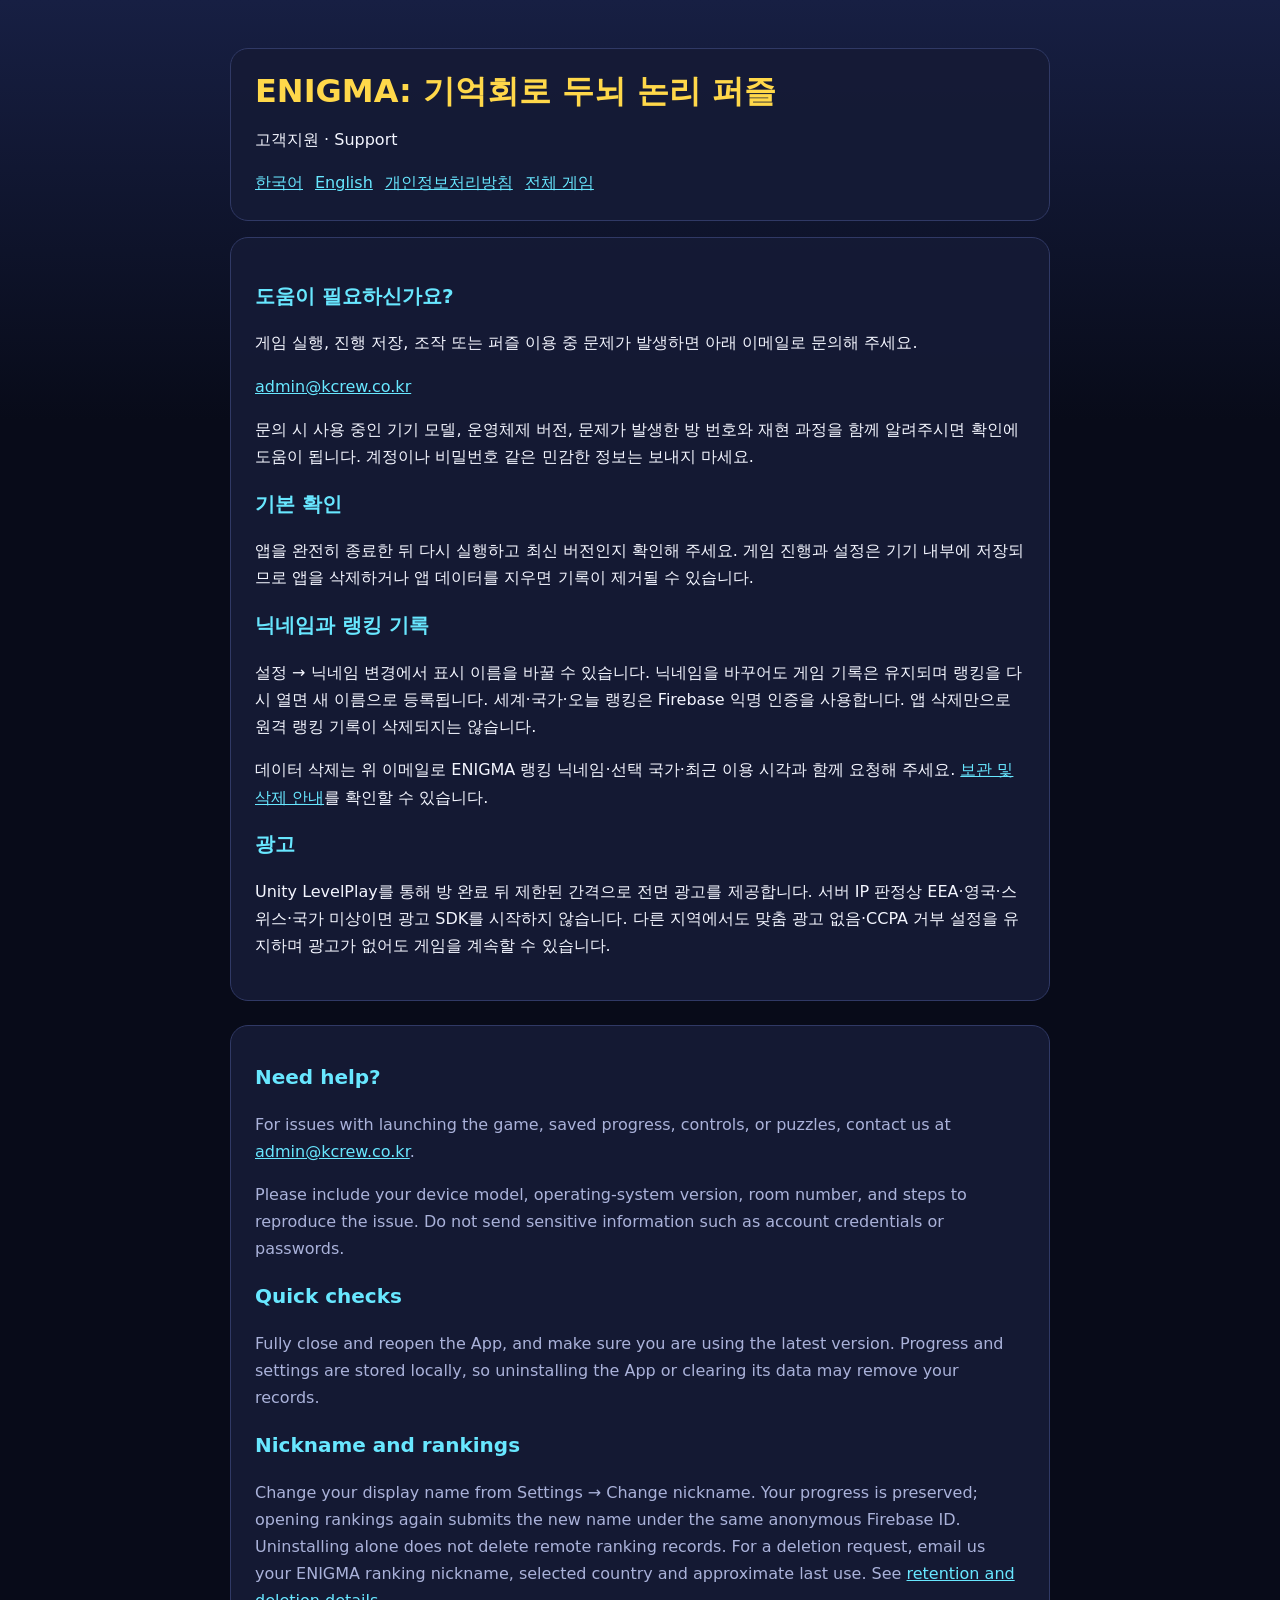
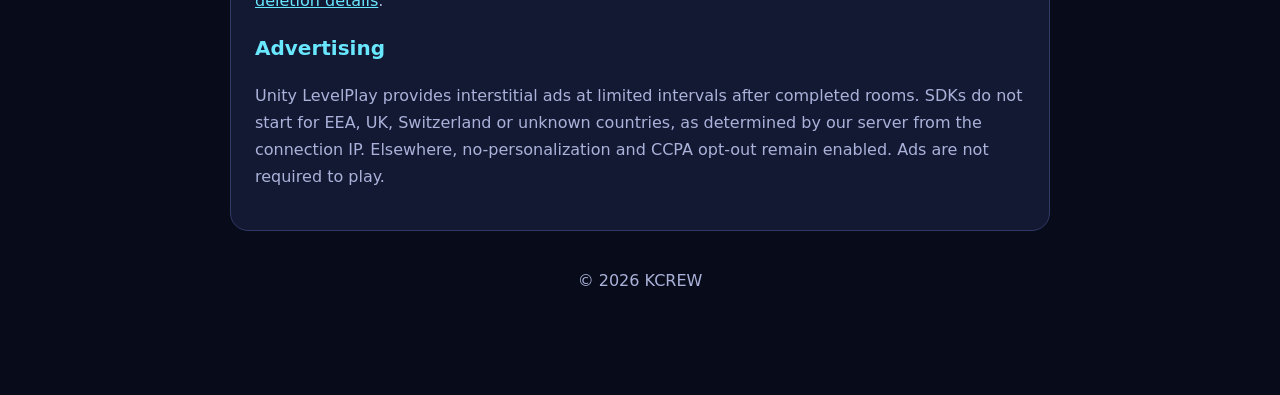
<file: enigma/support/index.html>
<!doctype html>
<html lang="ko">
<head>
  <meta charset="utf-8">
  <meta name="viewport" content="width=device-width,initial-scale=1">
  <title>ENIGMA: 기억회로 두뇌 논리 퍼즐 고객지원 / Support</title>
  <link rel="stylesheet" href="/site.css">
</head>
<body>
<main>
  <header>
    <h1>ENIGMA: 기억회로 두뇌 논리 퍼즐</h1>
    <p>고객지원 · Support</p>
    <nav><a href="#ko">한국어</a><a href="#en">English</a><a href="/enigma/">개인정보처리방침</a><a href="/">전체 게임</a></nav>
  </header>
  <section id="ko">
    <h2>도움이 필요하신가요?</h2>
    <p>게임 실행, 진행 저장, 조작 또는 퍼즐 이용 중 문제가 발생하면 아래 이메일로 문의해 주세요.</p>
    <p><a href="mailto:admin@kcrew.co.kr?subject=MASKLINGS%3A%20ENIGMA%20Support">admin@kcrew.co.kr</a></p>
    <p>문의 시 사용 중인 기기 모델, 운영체제 버전, 문제가 발생한 방 번호와 재현 과정을 함께 알려주시면 확인에 도움이 됩니다. 계정이나 비밀번호 같은 민감한 정보는 보내지 마세요.</p>
    <h2>기본 확인</h2>
    <p>앱을 완전히 종료한 뒤 다시 실행하고 최신 버전인지 확인해 주세요. 게임 진행과 설정은 기기 내부에 저장되므로 앱을 삭제하거나 앱 데이터를 지우면 기록이 제거될 수 있습니다.</p>
    <h2>닉네임과 랭킹 기록</h2>
    <p>설정 → 닉네임 변경에서 표시 이름을 바꿀 수 있습니다. 닉네임을 바꾸어도 게임 기록은 유지되며 랭킹을 다시 열면 새 이름으로 등록됩니다. 세계·국가·오늘 랭킹은 Firebase 익명 인증을 사용합니다. 앱 삭제만으로 원격 랭킹 기록이 삭제되지는 않습니다.</p>
    <p>데이터 삭제는 위 이메일로 ENIGMA 랭킹 닉네임·선택 국가·최근 이용 시각과 함께 요청해 주세요. <a href="/enigma/#delete-data">보관 및 삭제 안내</a>를 확인할 수 있습니다.</p>
    <h2>광고</h2>
    <p>Unity LevelPlay를 통해 방 완료 뒤 제한된 간격으로 전면 광고를 제공합니다. 서버 IP 판정상 EEA·영국·스위스·국가 미상이면 광고 SDK를 시작하지 않습니다. 다른 지역에서도 맞춤 광고 없음·CCPA 거부 설정을 유지하며 광고가 없어도 게임을 계속할 수 있습니다.</p>
  </section>
  <section id="en" class="en">
    <h2>Need help?</h2>
    <p>For issues with launching the game, saved progress, controls, or puzzles, contact us at <a href="mailto:admin@kcrew.co.kr?subject=MASKLINGS%3A%20ENIGMA%20Support">admin@kcrew.co.kr</a>.</p>
    <p>Please include your device model, operating-system version, room number, and steps to reproduce the issue. Do not send sensitive information such as account credentials or passwords.</p>
    <h2>Quick checks</h2>
    <p>Fully close and reopen the App, and make sure you are using the latest version. Progress and settings are stored locally, so uninstalling the App or clearing its data may remove your records.</p>
    <h2>Nickname and rankings</h2>
    <p>Change your display name from Settings → Change nickname. Your progress is preserved; opening rankings again submits the new name under the same anonymous Firebase ID. Uninstalling alone does not delete remote ranking records. For a deletion request, email us your ENIGMA ranking nickname, selected country and approximate last use. See <a href="/enigma/#delete-data">retention and deletion details</a>.</p>
    <h2>Advertising</h2>
    <p>Unity LevelPlay provides interstitial ads at limited intervals after completed rooms. SDKs do not start for EEA, UK, Switzerland or unknown countries, as determined by our server from the connection IP. Elsewhere, no-personalization and CCPA opt-out remain enabled. Ads are not required to play.</p>
  </section>
  <footer>© 2026 KCREW</footer>
</main>
</body>
</html>
</file>
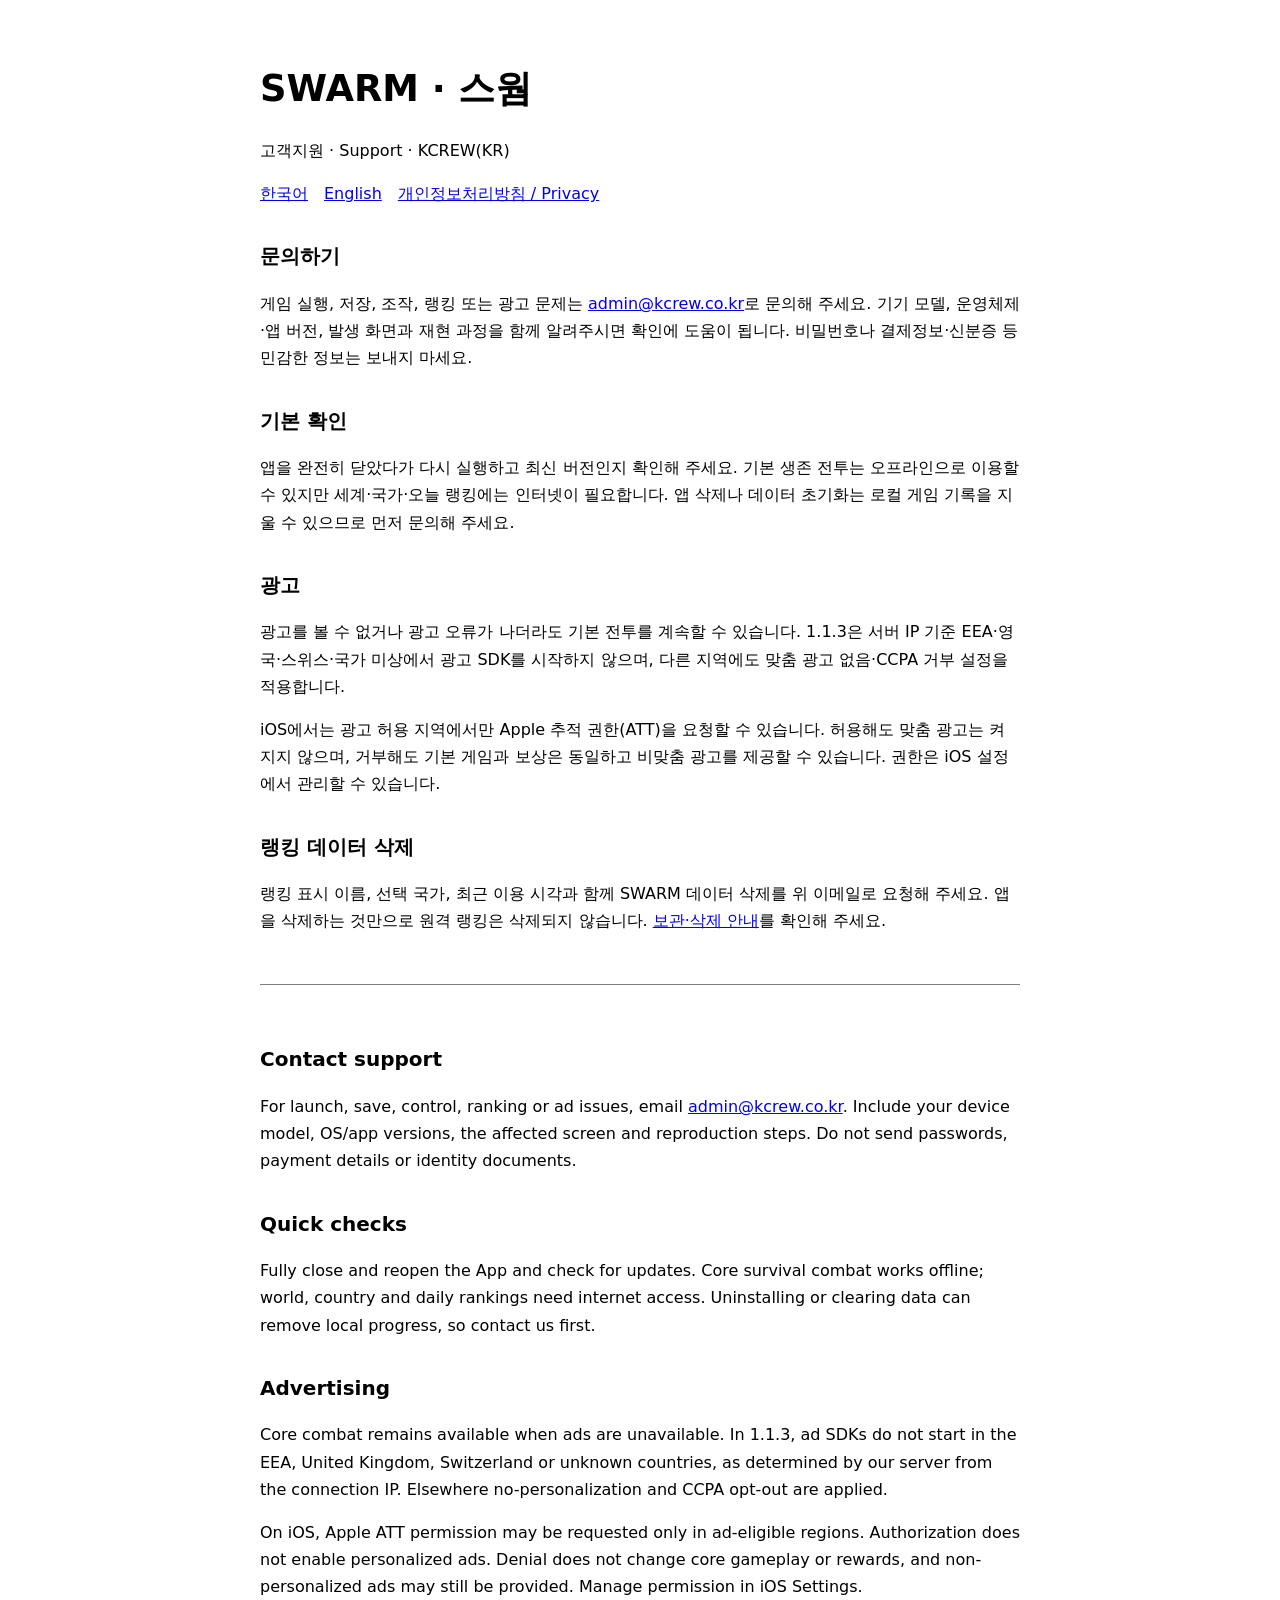
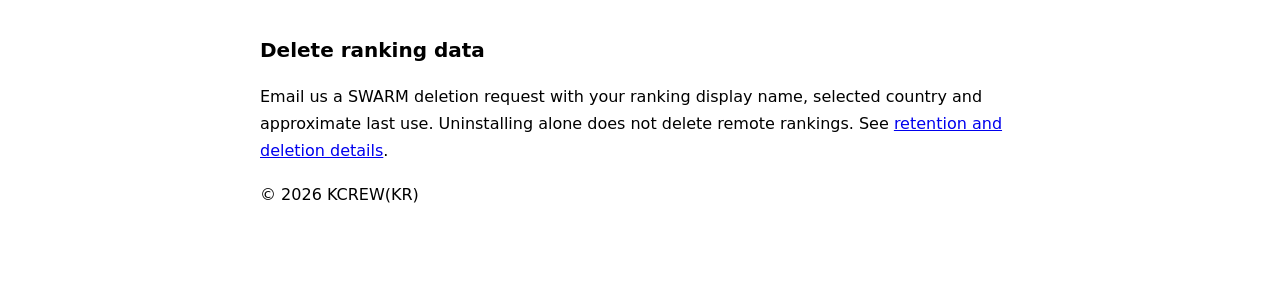
<file: swarm/support/index.html>
<!doctype html>
<html lang="ko">
<head>
  <meta charset="utf-8">
  <meta name="viewport" content="width=device-width,initial-scale=1">
  <meta name="color-scheme" content="light dark">
  <title>SWARM 스웜 고객지원 · Support</title>
  <style>
    :root { color-scheme:light dark; font-family:system-ui,-apple-system,BlinkMacSystemFont,"Segoe UI",sans-serif; line-height:1.7; }
    body { margin:0; background:Canvas; color:CanvasText; }
    main { max-width:760px; margin:auto; padding:40px 22px 70px; overflow-wrap:anywhere; }
    h1 { font-size:clamp(1.6rem,5vw,2.3rem); line-height:1.3; } h2 { margin-top:2rem; font-size:1.25rem; }
    a { color:LinkText; } nav { display:flex; flex-wrap:wrap; gap:16px; }
    section + section { margin-top:50px; border-top:1px solid GrayText; padding-top:25px; }
  </style>
</head>
<body><main>
  <header><h1>SWARM · 스웜</h1><p>고객지원 · Support · KCREW(KR)</p>
    <nav><a href="#ko">한국어</a><a href="#en">English</a><a href="https://swarm.maskling.com/">개인정보처리방침 / Privacy</a></nav>
  </header>
  <section id="ko" lang="ko">
    <h2>문의하기</h2>
    <p>게임 실행, 저장, 조작, 랭킹 또는 광고 문제는 <a href="mailto:admin@kcrew.co.kr?subject=SWARM%20Support">admin@kcrew.co.kr</a>로 문의해 주세요. 기기 모델, 운영체제·앱 버전, 발생 화면과 재현 과정을 함께 알려주시면 확인에 도움이 됩니다. 비밀번호나 결제정보·신분증 등 민감한 정보는 보내지 마세요.</p>
    <h2>기본 확인</h2>
    <p>앱을 완전히 닫았다가 다시 실행하고 최신 버전인지 확인해 주세요. 기본 생존 전투는 오프라인으로 이용할 수 있지만 세계·국가·오늘 랭킹에는 인터넷이 필요합니다. 앱 삭제나 데이터 초기화는 로컬 게임 기록을 지울 수 있으므로 먼저 문의해 주세요.</p>
    <h2>광고</h2>
    <p>광고를 볼 수 없거나 광고 오류가 나더라도 기본 전투를 계속할 수 있습니다. 1.1.3은 서버 IP 기준 EEA·영국·스위스·국가 미상에서 광고 SDK를 시작하지 않으며, 다른 지역에도 맞춤 광고 없음·CCPA 거부 설정을 적용합니다.</p>
    <p>iOS에서는 광고 허용 지역에서만 Apple 추적 권한(ATT)을 요청할 수 있습니다. 허용해도 맞춤 광고는 켜지지 않으며, 거부해도 기본 게임과 보상은 동일하고 비맞춤 광고를 제공할 수 있습니다. 권한은 iOS 설정에서 관리할 수 있습니다.</p>
    <h2>랭킹 데이터 삭제</h2>
    <p>랭킹 표시 이름, 선택 국가, 최근 이용 시각과 함께 SWARM 데이터 삭제를 위 이메일로 요청해 주세요. 앱을 삭제하는 것만으로 원격 랭킹은 삭제되지 않습니다. <a href="https://swarm.maskling.com/#delete-data">보관·삭제 안내</a>를 확인해 주세요.</p>
  </section>
  <section id="en" lang="en">
    <h2>Contact support</h2>
    <p>For launch, save, control, ranking or ad issues, email <a href="mailto:admin@kcrew.co.kr?subject=SWARM%20Support">admin@kcrew.co.kr</a>. Include your device model, OS/app versions, the affected screen and reproduction steps. Do not send passwords, payment details or identity documents.</p>
    <h2>Quick checks</h2>
    <p>Fully close and reopen the App and check for updates. Core survival combat works offline; world, country and daily rankings need internet access. Uninstalling or clearing data can remove local progress, so contact us first.</p>
    <h2>Advertising</h2>
    <p>Core combat remains available when ads are unavailable. In 1.1.3, ad SDKs do not start in the EEA, United Kingdom, Switzerland or unknown countries, as determined by our server from the connection IP. Elsewhere no-personalization and CCPA opt-out are applied.</p>
    <p>On iOS, Apple ATT permission may be requested only in ad-eligible regions. Authorization does not enable personalized ads. Denial does not change core gameplay or rewards, and non-personalized ads may still be provided. Manage permission in iOS Settings.</p>
    <h2>Delete ranking data</h2>
    <p>Email us a SWARM deletion request with your ranking display name, selected country and approximate last use. Uninstalling alone does not delete remote rankings. See <a href="https://swarm.maskling.com/#delete-data-en">retention and deletion details</a>.</p>
  </section>
  <footer><p>© 2026 KCREW(KR)</p></footer>
</main></body>
</html>
</file>
<file: site.css>
:root{color-scheme:dark;--bg:#080b19;--panel:#151b36;--ink:#f4f6ff;--muted:#aab2da;--yellow:#ffd84a;--cyan:#68e7ff}*{box-sizing:border-box}body{margin:0;background:linear-gradient(180deg,#171f43,var(--bg) 420px);color:var(--ink);font:16px/1.7 system-ui,-apple-system,sans-serif}main{max-width:860px;margin:auto;padding:48px 20px 80px}header,section{background:rgba(21,27,54,.92);border:1px solid #303965;border-radius:18px;padding:24px;margin:0 0 16px}h1{margin:0;color:var(--yellow);line-height:1.15}h2{color:var(--cyan);font-size:1.25rem}a{color:var(--cyan)}.meta,.en{color:var(--muted)}nav{margin-top:16px;display:flex;gap:12px;flex-wrap:wrap}.notice{border-left:4px solid var(--yellow);padding-left:14px}.en{border-top:1px solid #303965;margin-top:24px;padding-top:18px}footer{text-align:center;color:var(--muted);padding:20px}
</file>
